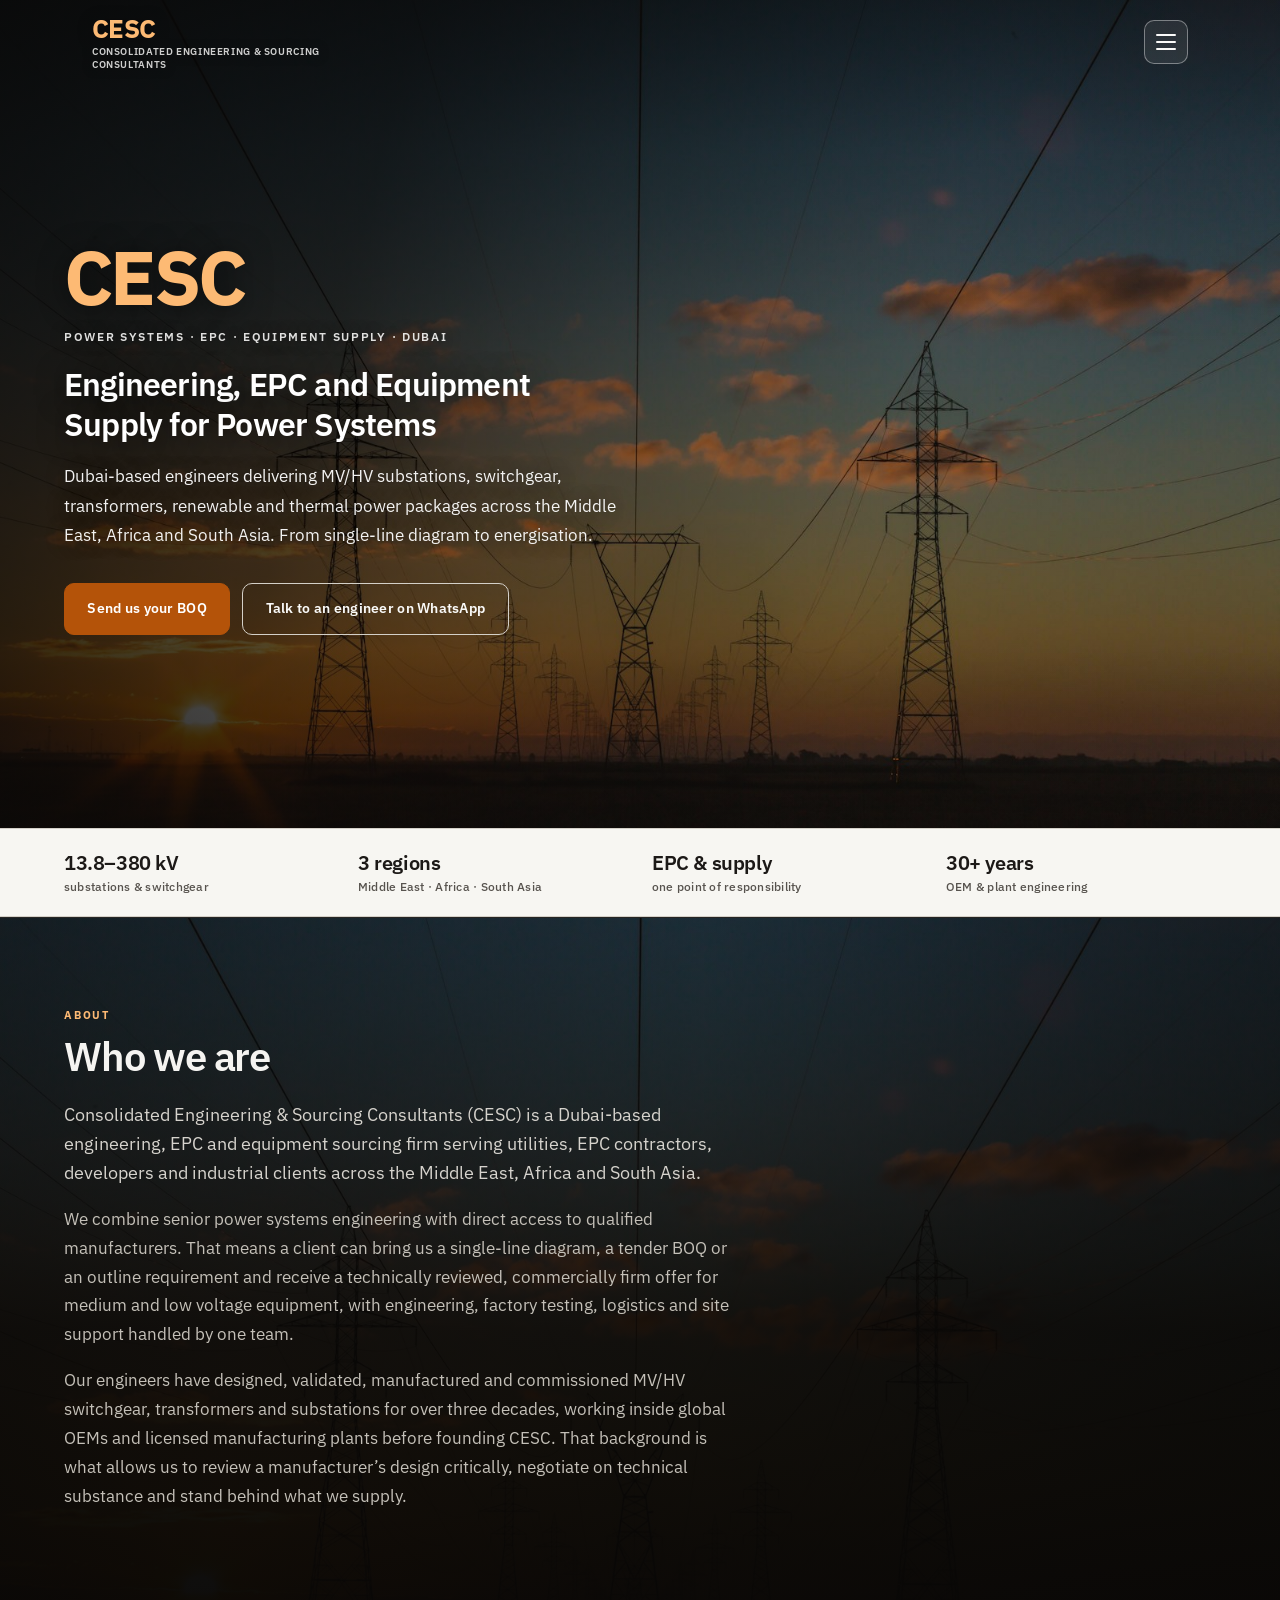
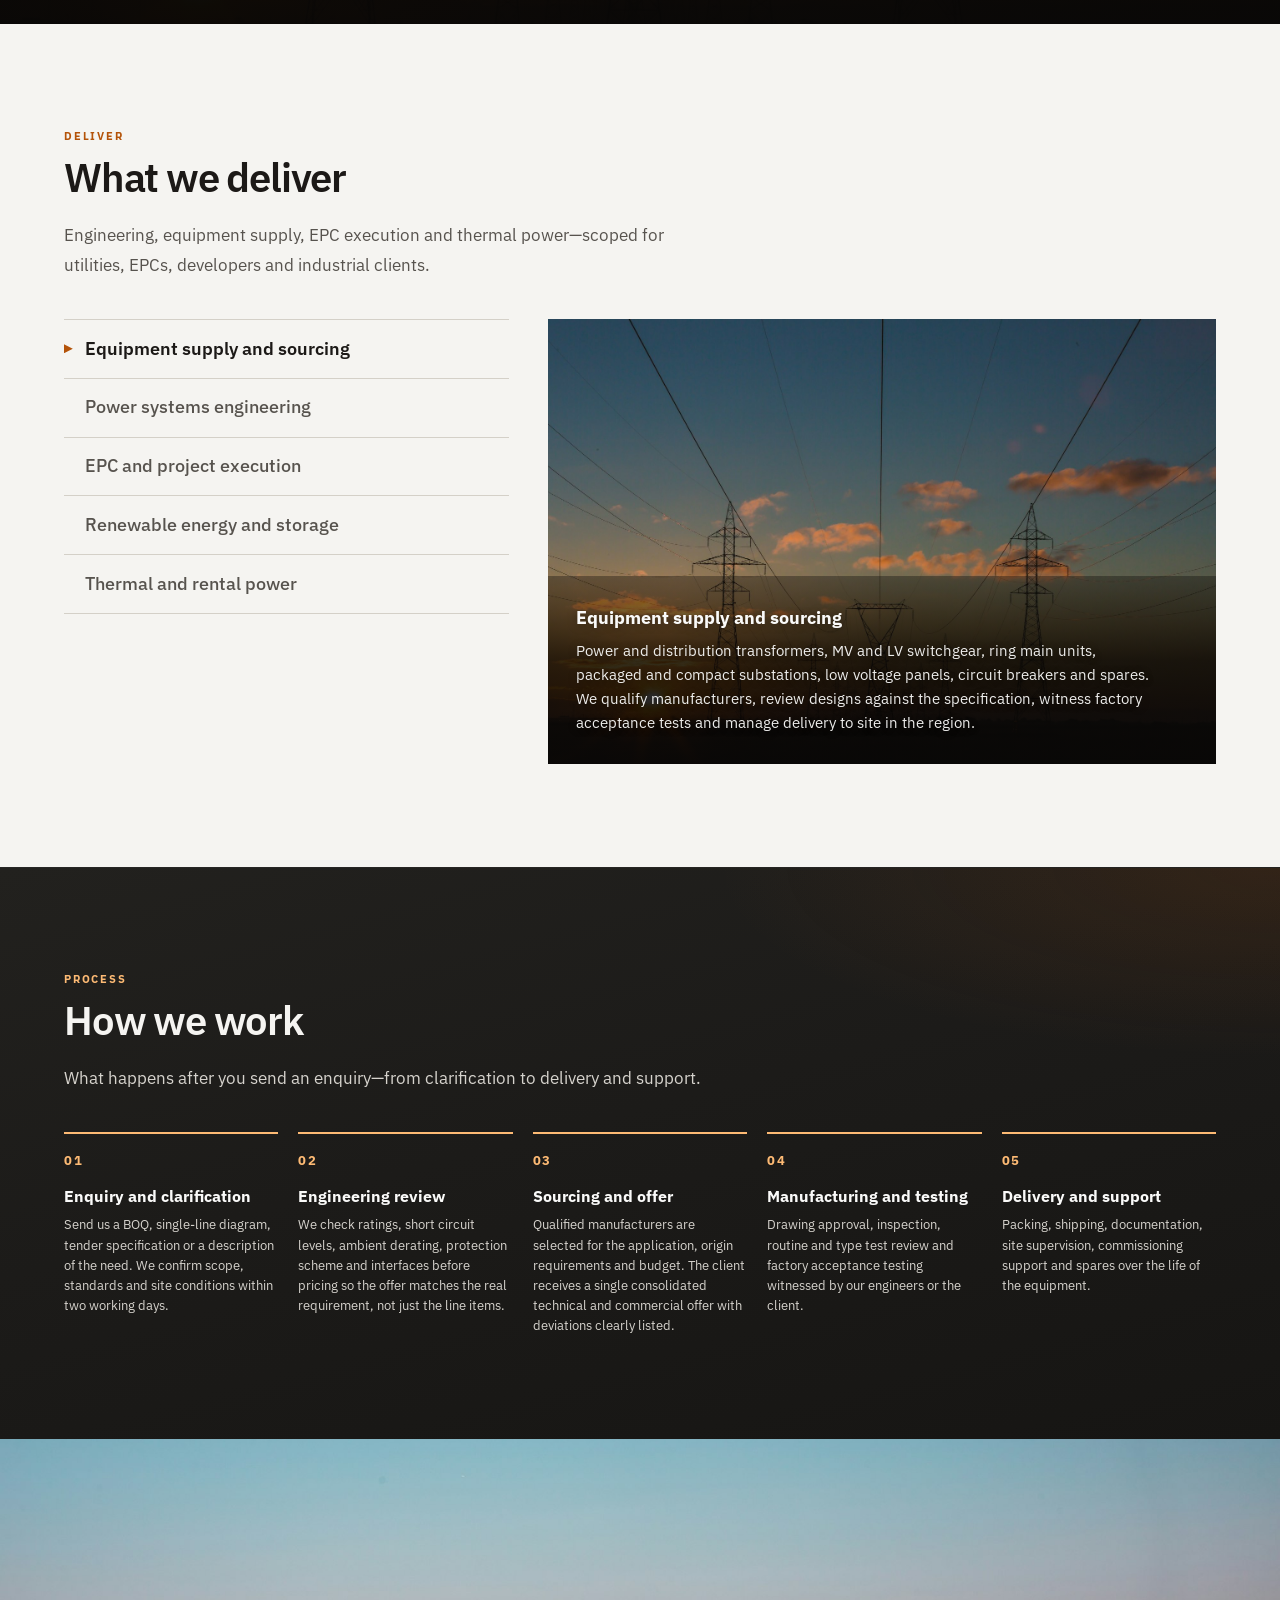
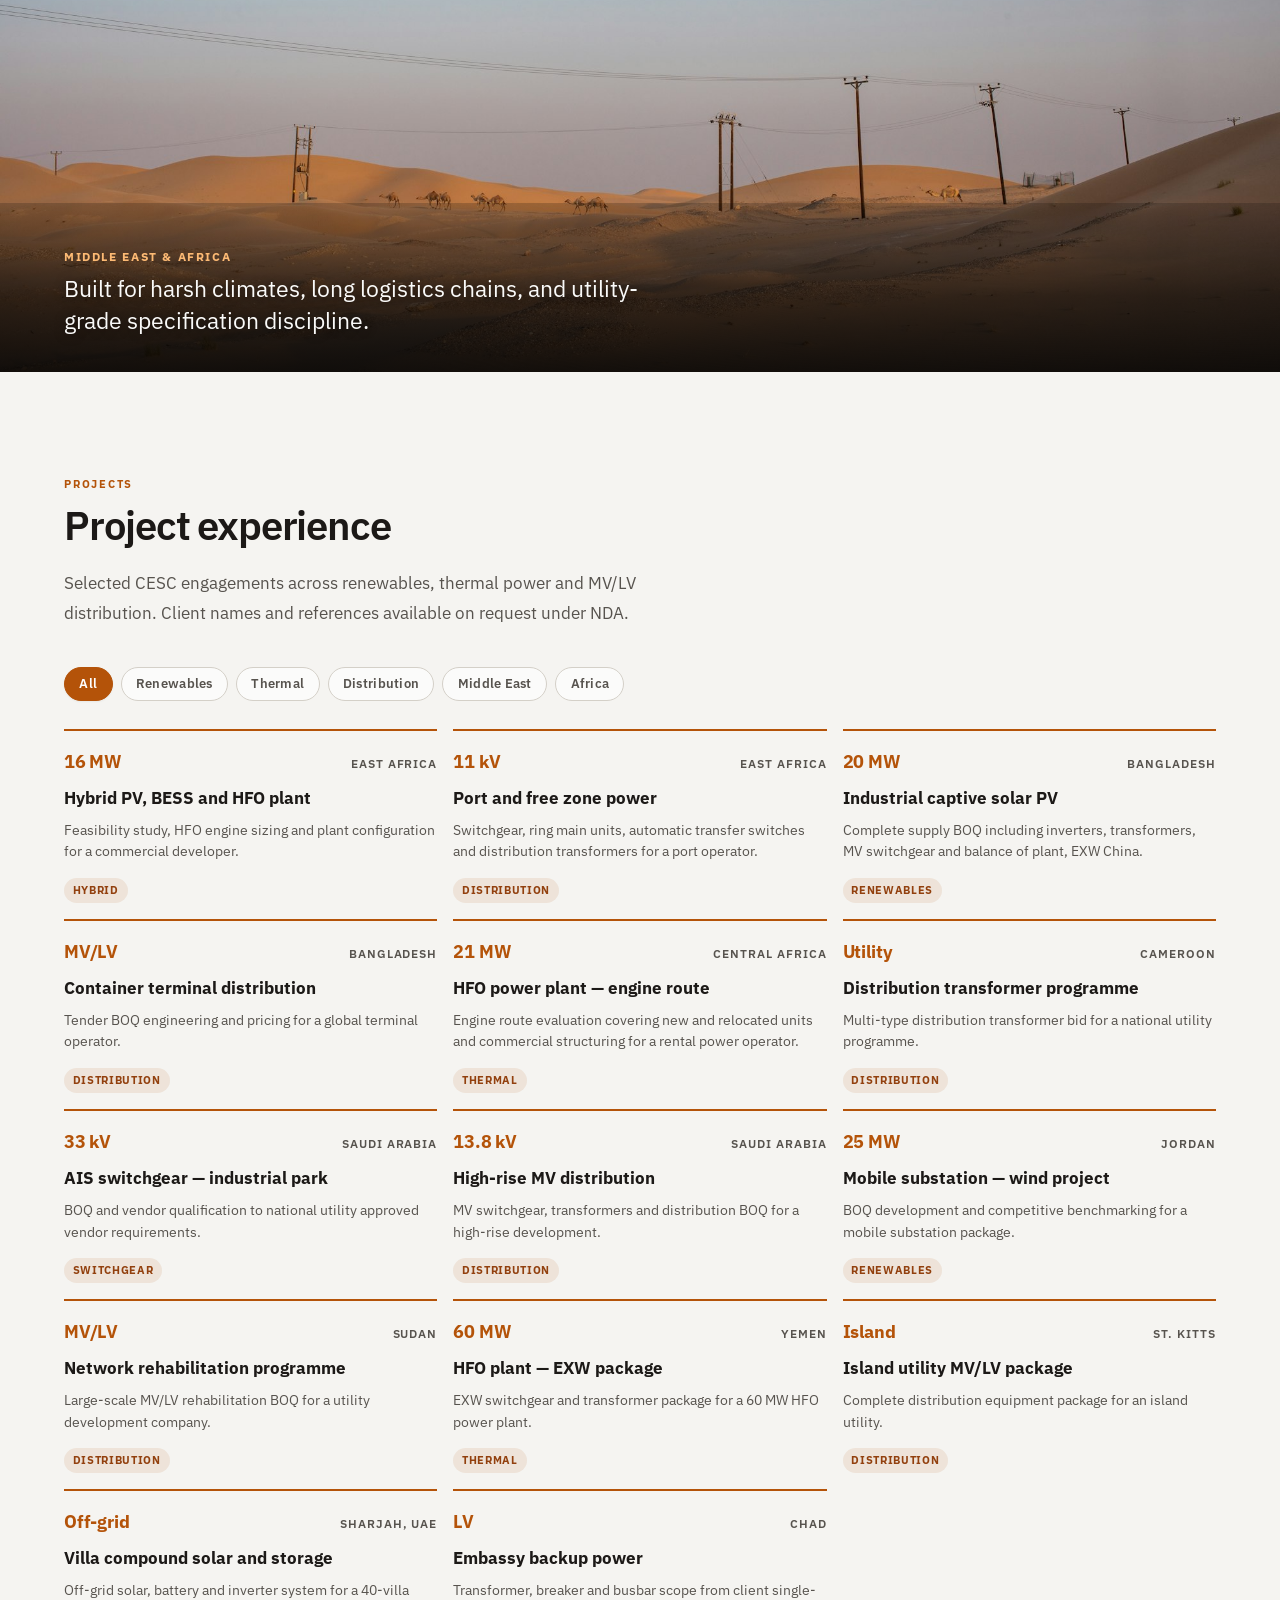
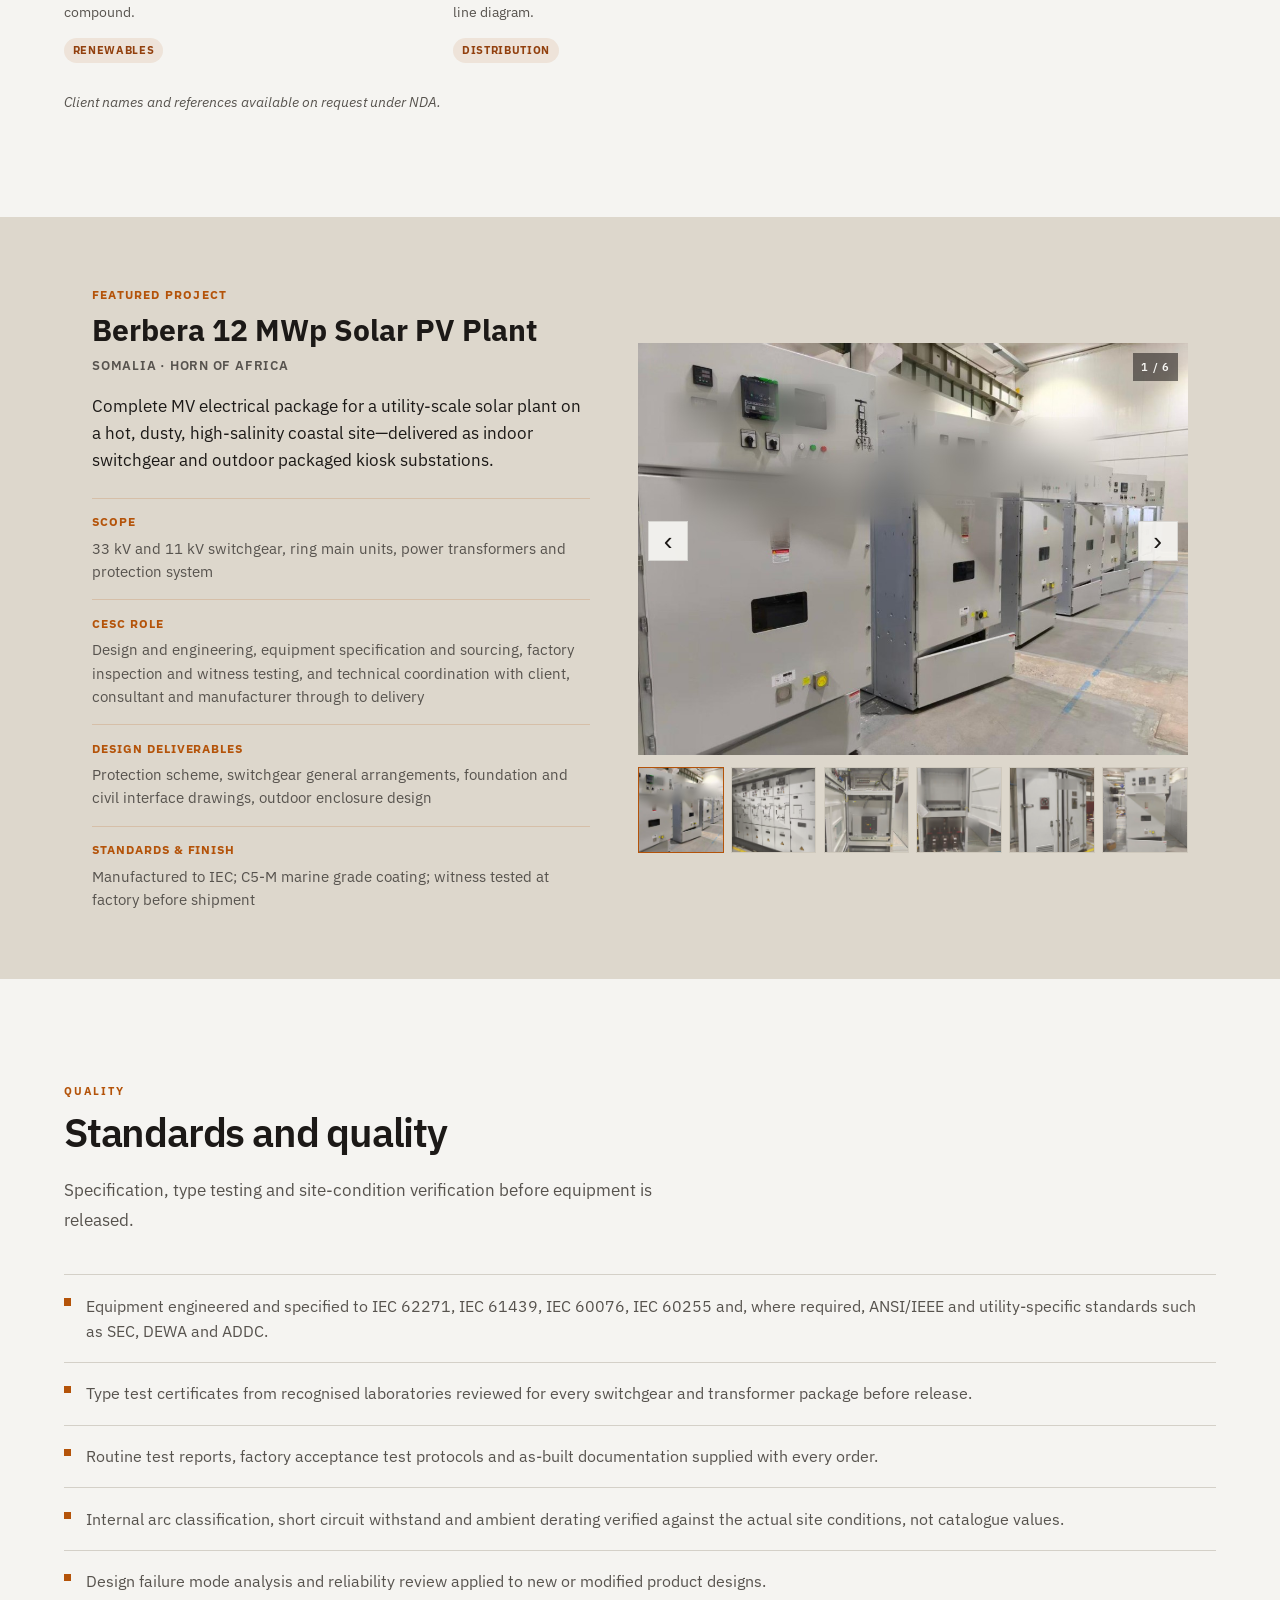
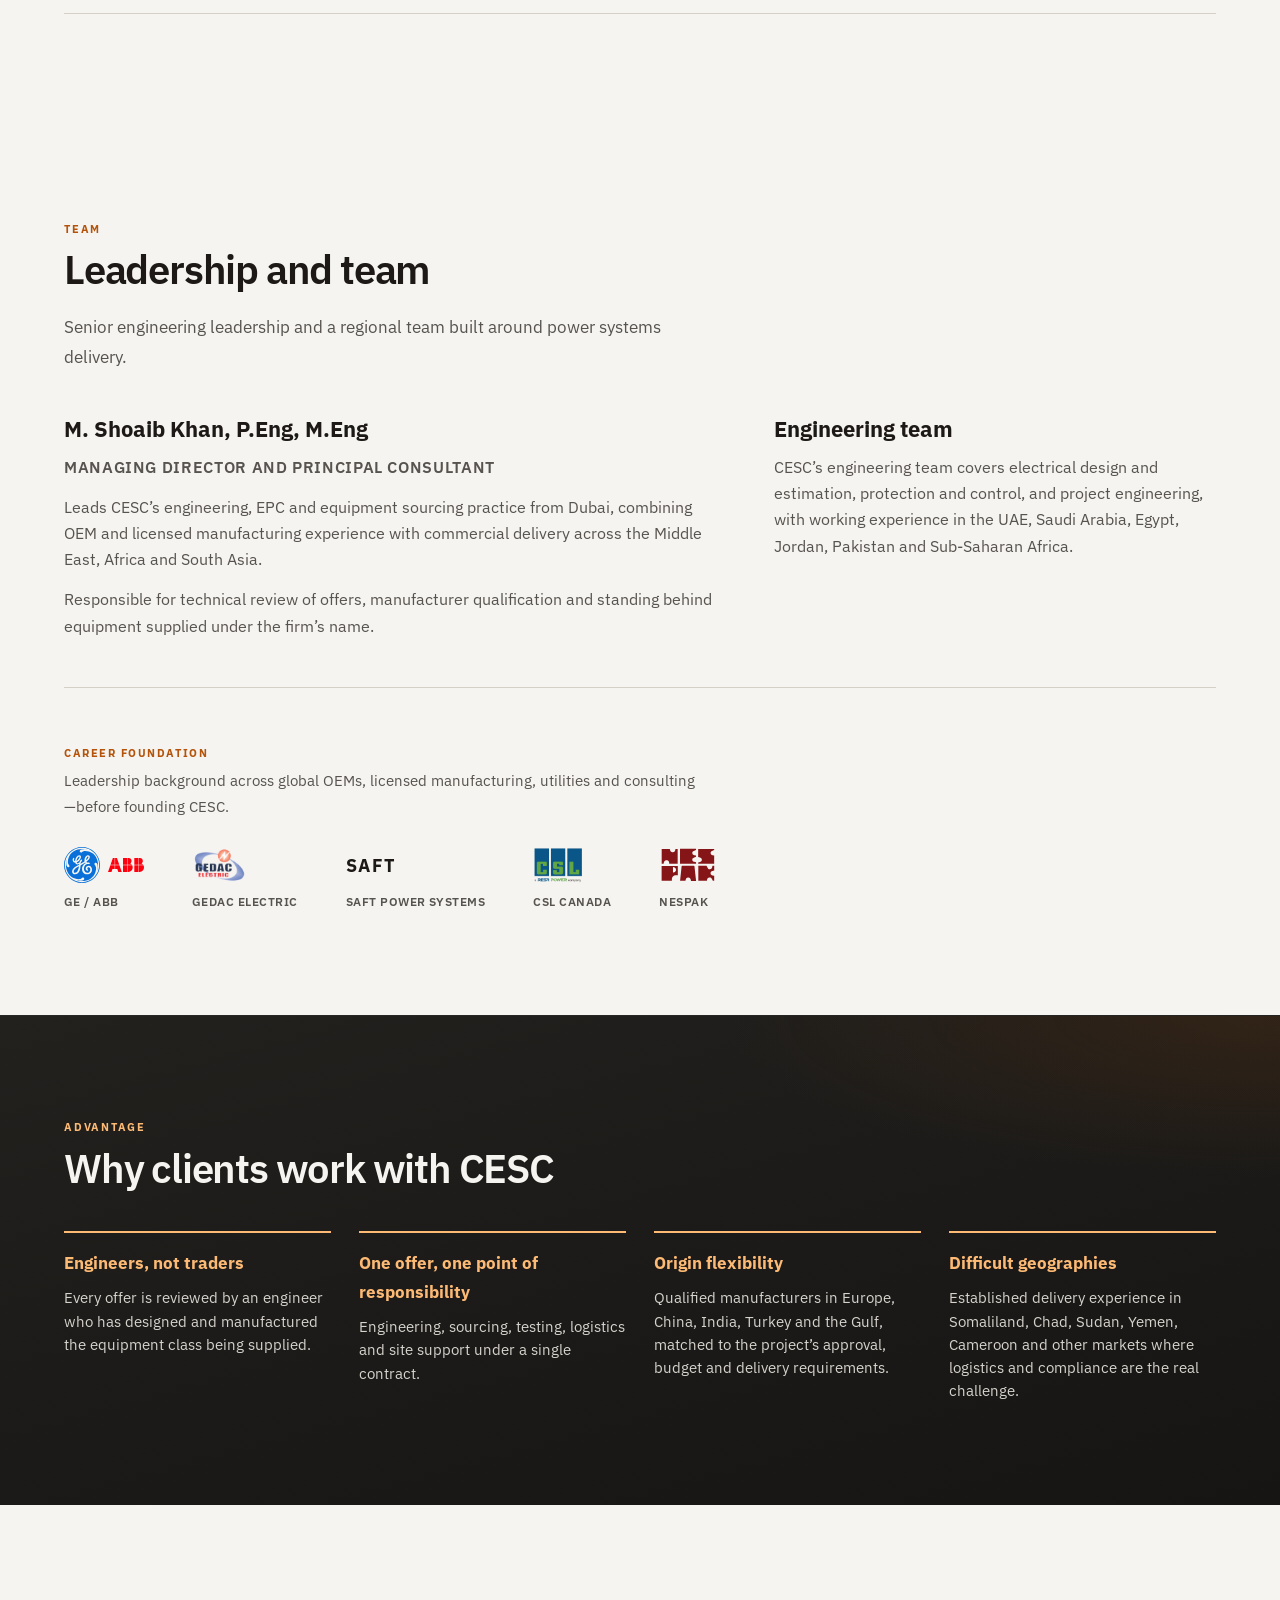
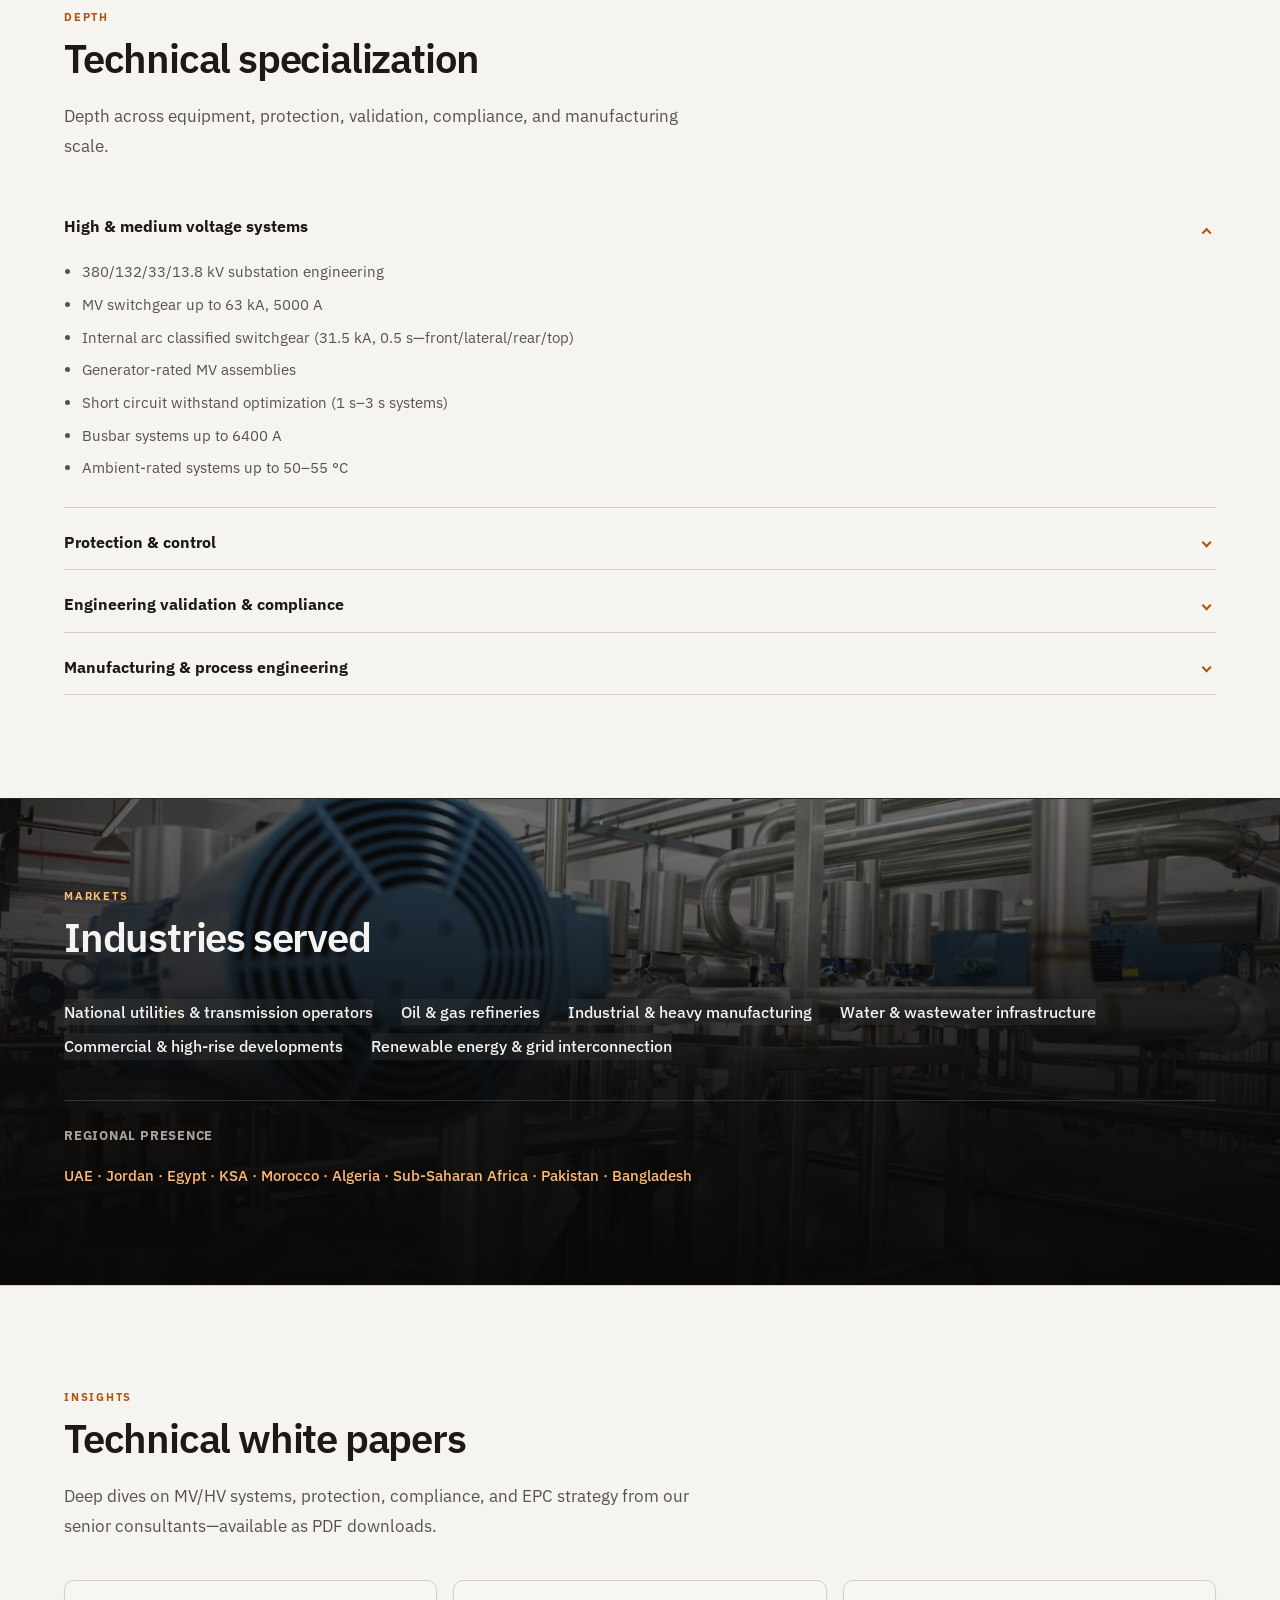
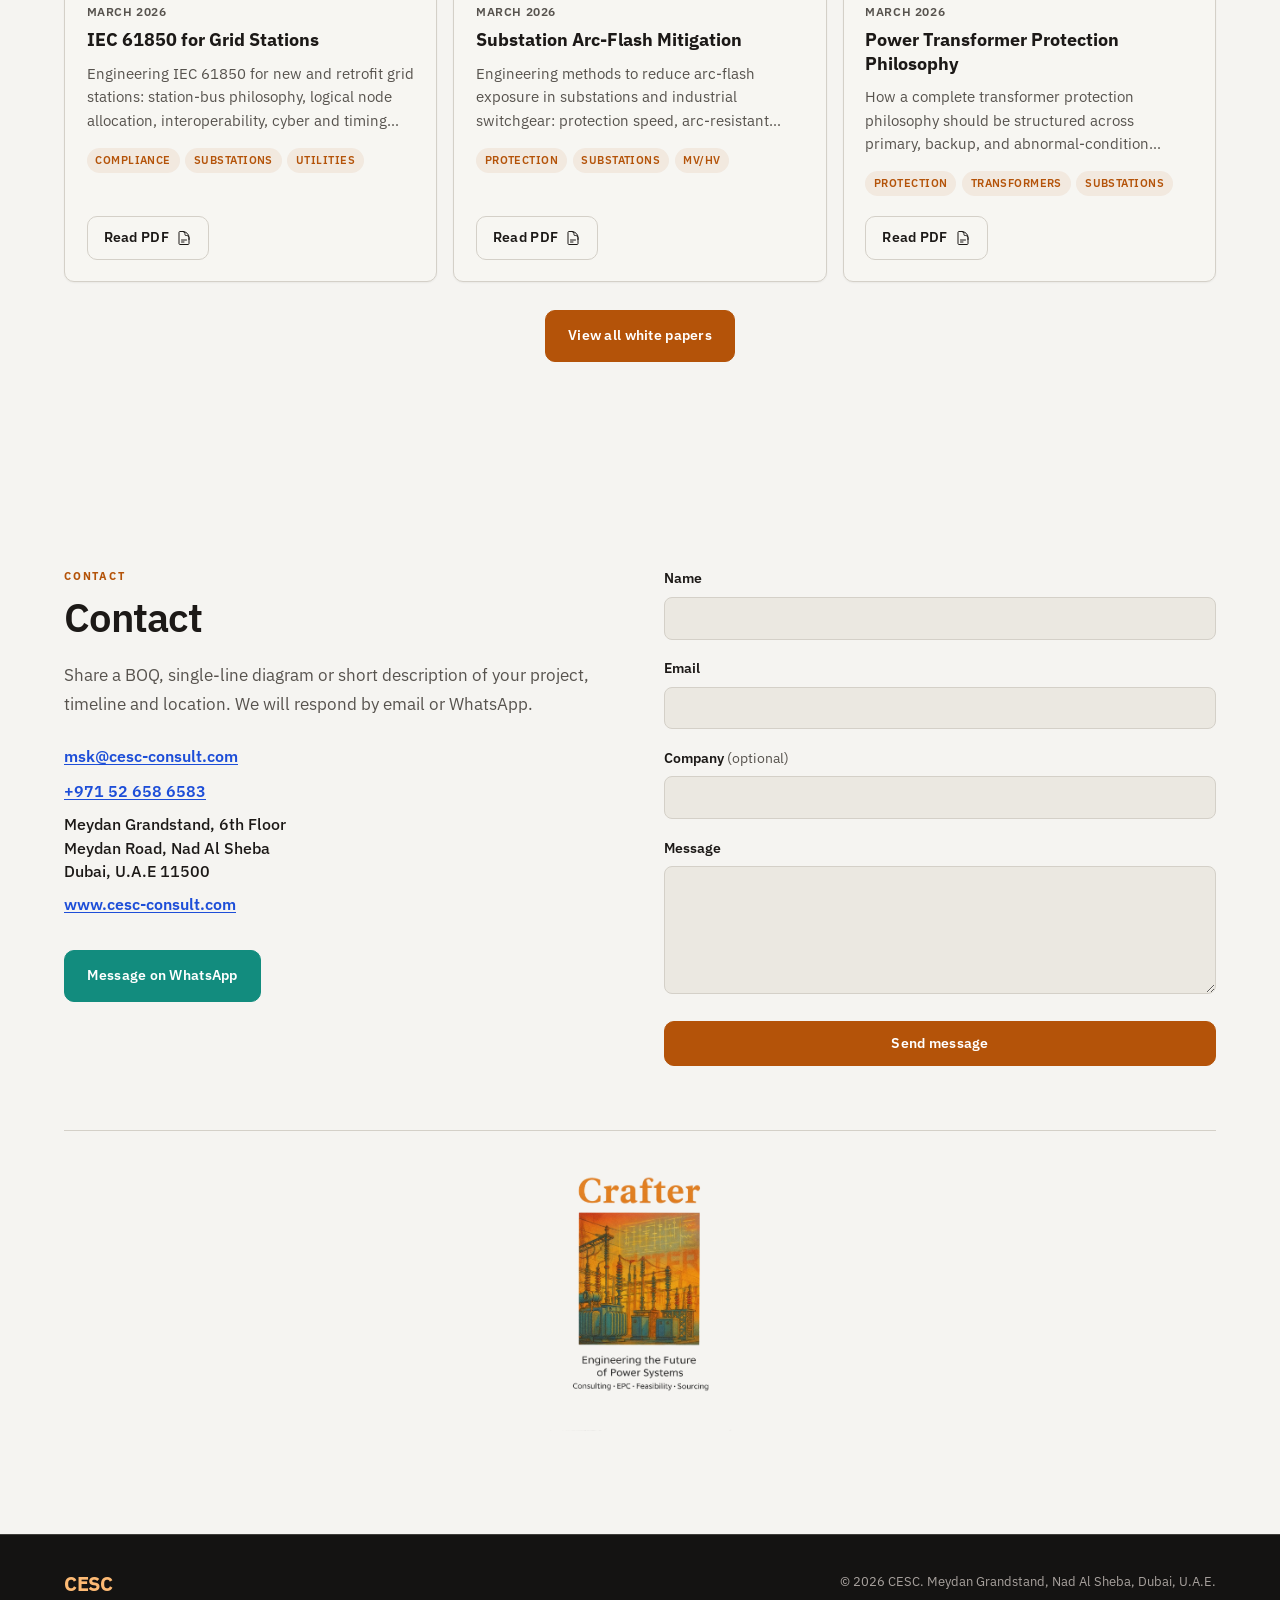
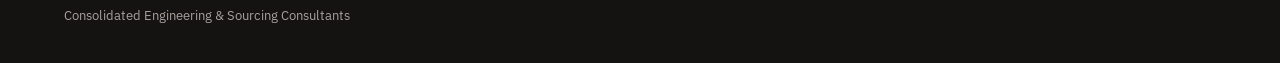
<file: index.html>
<!DOCTYPE html>
<html lang="en">
<head>
  <meta charset="utf-8">
  <meta name="viewport" content="width=device-width, initial-scale=1">
  <title>Consolidated Engineering &amp; Sourcing Consultants (CESC) | Power Systems Engineering, EPC and Equipment Supply – Dubai</title>
  <meta name="description" content="CESC is a Dubai-based power systems engineering, EPC and equipment sourcing firm. MV/HV substations, switchgear, transformers, solar PV and BESS, and HFO power plants across the Middle East, Africa and South Asia.">
  <link rel="preconnect" href="https://fonts.googleapis.com">
  <link rel="preconnect" href="https://fonts.gstatic.com" crossorigin>
  <link href="https://fonts.googleapis.com/css2?family=IBM+Plex+Sans:ital,wght@0,400;0,500;0,600;0,700;1,400&display=swap" rel="stylesheet">
  <link rel="stylesheet" href="styles.css?v=carousel3">
</head>
<body class="has-video-hero">
  <a class="skip-link" href="#main">Skip to content</a>

  <div class="site-top" id="top">
    <div class="site-top-inner">
      <header class="site-header">
        <div class="header-inner">
          <a class="brand" href="#top" aria-label="Home">
            <span class="brand-mark">CESC</span>
            <span class="brand-sub">Consolidated Engineering &amp; Sourcing Consultants</span>
          </a>
          <button type="button" class="nav-toggle" aria-expanded="false" aria-controls="site-nav" aria-label="Open menu">
            <span class="nav-toggle-bar" aria-hidden="true"></span>
            <span class="nav-toggle-bar" aria-hidden="true"></span>
            <span class="nav-toggle-bar" aria-hidden="true"></span>
          </button>
        </div>
      </header>
      <!-- Sibling of sticky header (not inside it): fixed overlay uses the viewport on iOS/WebKit. -->
      <nav class="site-nav" id="site-nav" aria-label="Primary">
        <div class="site-nav__backdrop" aria-hidden="true"></div>
        <div class="site-nav__panel">
          <ul>
            <li><a href="#about">About</a></li>
            <li><a href="#services">What we deliver</a></li>
            <li><a href="#process">How we work</a></li>
            <li><a href="#projects">Projects</a></li>
            <li><a href="#standards">Standards</a></li>
            <li><a href="#leadership">Leadership</a></li>
            <li><a href="#why">Why CESC</a></li>
            <li><a href="whitepapers.html">White papers</a></li>
            <li><a href="#contact" class="nav-cta">Contact</a></li>
          </ul>
        </div>
      </nav>
    </div>
  </div>

  <main id="main">
    <section class="hero hero--video" aria-labelledby="hero-heading">
      <div class="hero-video" aria-hidden="true">
        <video class="hero-video__media" autoplay muted loop playsinline poster="assets/photos/hero-substation.jpg" preload="metadata">
          <source src="assets/video/hero-grid.mp4" type="video/mp4">
        </video>
      </div>
      <div class="hero-video__scrim" aria-hidden="true"></div>
      <div class="hero-split hero-split--solo">
        <div class="hero-content">
          <p class="hero-brand" aria-hidden="true">CESC</p>
          <p class="hero-eyebrow">Power Systems &middot; EPC &middot; Equipment Supply &middot; Dubai</p>
          <h1 id="hero-heading" class="hero-title">Engineering, EPC and Equipment Supply for Power Systems</h1>
          <p class="hero-lead">Dubai-based engineers delivering MV/HV substations, switchgear, transformers, renewable and thermal power packages across the Middle East, Africa and South Asia. From single-line diagram to energisation.</p>
          <div class="hero-actions">
            <a class="btn btn-primary" href="#contact">Send us your BOQ</a>
            <a class="btn btn-ghost btn-ghost--on-video" href="https://wa.me/971526586583?text=Hello%2C%20I%27d%20like%20to%20inquire%20about%20CESC%20services." target="_blank" rel="noopener noreferrer">Talk to an engineer on WhatsApp</a>
          </div>
        </div>
      </div>
    </section>

    <section class="proof-strip" aria-label="Capability highlights">
      <div class="container proof-strip__inner">
        <p><strong>13.8–380&nbsp;kV</strong> <span>substations &amp; switchgear</span></p>
        <p><strong>3 regions</strong> <span>Middle East · Africa · South Asia</span></p>
        <p><strong>EPC &amp; supply</strong> <span>one point of responsibility</span></p>
        <p><strong>30+ years</strong> <span>OEM &amp; plant engineering</span></p>
      </div>
    </section>

    <section class="about-cinema section--dark" id="about" aria-labelledby="about-heading">
      <div class="about-cinema__media" aria-hidden="true">
        <img src="assets/photos/hero-substation.jpg" width="1600" height="1067" alt="" decoding="async" fetchpriority="low">
      </div>
      <div class="about-cinema__veil" aria-hidden="true"></div>
      <div class="about-cinema__content">
        <div class="container">
          <div class="section-heading about-cinema__heading">
            <span class="section-kicker">About</span>
            <h2 id="about-heading">Who we are</h2>
          </div>
          <p class="lead">Consolidated Engineering &amp; Sourcing Consultants (CESC) is a Dubai-based engineering, EPC and equipment sourcing firm serving utilities, EPC contractors, developers and industrial clients across the Middle East, Africa and South Asia.</p>
          <p>We combine senior power systems engineering with direct access to qualified manufacturers. That means a client can bring us a single-line diagram, a tender BOQ or an outline requirement and receive a technically reviewed, commercially firm offer for medium and low voltage equipment, with engineering, factory testing, logistics and site support handled by one team.</p>
          <p>Our engineers have designed, validated, manufactured and commissioned MV/HV switchgear, transformers and substations for over three decades, working inside global OEMs and licensed manufacturing plants before founding CESC. That background is what allows us to review a manufacturer&rsquo;s design critically, negotiate on technical substance and stand behind what we supply.</p>
        </div>
      </div>
    </section>

    <section class="section section--light section-services" id="services" aria-labelledby="services-heading">
      <div class="container">
        <div class="section-head">
          <div class="section-heading">
            <span class="section-kicker">Deliver</span>
            <h2 id="services-heading">What we deliver</h2>
          </div>
          <p class="section-intro">Engineering, equipment supply, EPC execution and thermal power&mdash;scoped for utilities, EPCs, developers and industrial clients.</p>
        </div>
        <div class="deliver-explorer" data-deliver-explorer>
          <article class="deliver-item is-open">
            <h3 class="deliver-item__heading">
              <button type="button" class="deliver-item__trigger" aria-expanded="true" id="deliver-trigger-0" aria-controls="deliver-panel-0">
                <span class="deliver-item__label">Equipment supply and sourcing</span>
                <span class="deliver-item__icon" aria-hidden="true"></span>
              </button>
            </h3>
            <div class="deliver-item__panel" id="deliver-panel-0" role="region" aria-labelledby="deliver-trigger-0">
              <div class="deliver-item__media">
                <img src="assets/photos/hero-substation.jpg" width="1600" height="1067" alt="High-voltage transmission infrastructure representing utility equipment supply" decoding="async">
              </div>
              <div class="deliver-item__copy">
                <p class="deliver-item__title">Equipment supply and sourcing</p>
                <p class="deliver-item__body">Power and distribution transformers, MV and LV switchgear, ring main units, packaged and compact substations, low voltage panels, circuit breakers and spares. We qualify manufacturers, review designs against the specification, witness factory acceptance tests and manage delivery to site in the region.</p>
              </div>
            </div>
          </article>
          <article class="deliver-item">
            <h3 class="deliver-item__heading">
              <button type="button" class="deliver-item__trigger" aria-expanded="false" id="deliver-trigger-1" aria-controls="deliver-panel-1">
                <span class="deliver-item__label">Power systems engineering</span>
                <span class="deliver-item__icon" aria-hidden="true"></span>
              </button>
            </h3>
            <div class="deliver-item__panel" id="deliver-panel-1" role="region" aria-labelledby="deliver-trigger-1" hidden>
              <div class="deliver-item__media">
                <img src="assets/photos/engineer-switchgear.jpg" width="1600" height="1067" alt="Engineering review of technical drawings and power system documentation" decoding="async" loading="lazy">
              </div>
              <div class="deliver-item__copy">
                <p class="deliver-item__title">Power systems engineering</p>
                <p class="deliver-item__body">Substation design from 13.8&nbsp;kV to 380&nbsp;kV, switchgear specification, system studies, protection philosophy and relay coordination, earthing and short circuit studies, and engineering review of vendor documents.</p>
              </div>
            </div>
          </article>
          <article class="deliver-item">
            <h3 class="deliver-item__heading">
              <button type="button" class="deliver-item__trigger" aria-expanded="false" id="deliver-trigger-2" aria-controls="deliver-panel-2">
                <span class="deliver-item__label">EPC and project execution</span>
                <span class="deliver-item__icon" aria-hidden="true"></span>
              </button>
            </h3>
            <div class="deliver-item__panel" id="deliver-panel-2" role="region" aria-labelledby="deliver-trigger-2" hidden>
              <div class="deliver-item__media">
                <img src="assets/photos/industrial-plant.jpg" width="1600" height="1067" alt="Industrial power plant and project execution environment" decoding="async" loading="lazy">
              </div>
              <div class="deliver-item__copy">
                <p class="deliver-item__title">EPC and project execution</p>
                <p class="deliver-item__body">Bid preparation, engineering procurement and construction strategy, subcontractor management, testing and commissioning supervision and energisation support for substations, distribution networks and power plants.</p>
              </div>
            </div>
          </article>
          <article class="deliver-item">
            <h3 class="deliver-item__heading">
              <button type="button" class="deliver-item__trigger" aria-expanded="false" id="deliver-trigger-3" aria-controls="deliver-panel-3">
                <span class="deliver-item__label">Renewable energy and storage</span>
                <span class="deliver-item__icon" aria-hidden="true"></span>
              </button>
            </h3>
            <div class="deliver-item__panel" id="deliver-panel-3" role="region" aria-labelledby="deliver-trigger-3" hidden>
              <div class="deliver-item__media">
                <img src="assets/photos/solar-desert.jpg" width="2000" height="1499" alt="Utility-scale solar photovoltaic array" decoding="async" loading="lazy">
              </div>
              <div class="deliver-item__copy">
                <p class="deliver-item__title">Renewable energy and storage</p>
                <p class="deliver-item__body">Solar PV plants, battery energy storage systems and hybrid PV, storage and thermal plants. Scope covers MV collection systems, inverter and transformer stations, grid connection, BESS integration and EXW or delivered packages.</p>
              </div>
            </div>
          </article>
          <article class="deliver-item">
            <h3 class="deliver-item__heading">
              <button type="button" class="deliver-item__trigger" aria-expanded="false" id="deliver-trigger-4" aria-controls="deliver-panel-4">
                <span class="deliver-item__label">Thermal and rental power</span>
                <span class="deliver-item__icon" aria-hidden="true"></span>
              </button>
            </h3>
            <div class="deliver-item__panel" id="deliver-panel-4" role="region" aria-labelledby="deliver-trigger-4" hidden>
              <div class="deliver-item__media">
                <img src="assets/photos/services-banner.jpg" width="1600" height="1065" alt="Power generation and thermal energy infrastructure" decoding="async" loading="lazy">
              </div>
              <div class="deliver-item__copy">
                <p class="deliver-item__title">Thermal and rental power</p>
                <p class="deliver-item__body">Feasibility, engine selection and sourcing of new and used HFO, diesel and dual-fuel generating sets from single units to multi-unit plants in the tens of megawatts, including containerised rental power.</p>
              </div>
            </div>
          </article>
        </div>
      </div>
    </section>

    <section class="section section--dark section-process" id="process" aria-labelledby="process-heading">
      <div class="container">
        <div class="section-head">
          <div class="section-heading">
            <span class="section-kicker">Process</span>
            <h2 id="process-heading">How we work</h2>
          </div>
          <p class="section-intro">What happens after you send an enquiry&mdash;from clarification to delivery and support.</p>
        </div>
        <ol class="process-steps">
          <li class="process-step">
            <span class="process-step__num" aria-hidden="true">01</span>
            <h3>Enquiry and clarification</h3>
            <p>Send us a BOQ, single-line diagram, tender specification or a description of the need. We confirm scope, standards and site conditions within two working days.</p>
          </li>
          <li class="process-step">
            <span class="process-step__num" aria-hidden="true">02</span>
            <h3>Engineering review</h3>
            <p>We check ratings, short circuit levels, ambient derating, protection scheme and interfaces before pricing so the offer matches the real requirement, not just the line items.</p>
          </li>
          <li class="process-step">
            <span class="process-step__num" aria-hidden="true">03</span>
            <h3>Sourcing and offer</h3>
            <p>Qualified manufacturers are selected for the application, origin requirements and budget. The client receives a single consolidated technical and commercial offer with deviations clearly listed.</p>
          </li>
          <li class="process-step">
            <span class="process-step__num" aria-hidden="true">04</span>
            <h3>Manufacturing and testing</h3>
            <p>Drawing approval, inspection, routine and type test review and factory acceptance testing witnessed by our engineers or the client.</p>
          </li>
          <li class="process-step">
            <span class="process-step__num" aria-hidden="true">05</span>
            <h3>Delivery and support</h3>
            <p>Packing, shipping, documentation, site supervision, commissioning support and spares over the life of the equipment.</p>
          </li>
        </ol>
      </div>
    </section>

    <figure class="field-break field-break--region" aria-label="Regional transmission corridors">
      <img src="assets/photos/region-uae-desert-lines.jpg" width="2000" height="1333" alt="Power lines crossing desert landscape in the UAE, reflecting CESC’s Middle East and Africa delivery context" decoding="async" loading="lazy">
      <figcaption class="field-break__caption">
        <div class="container field-break__caption-inner">
          <span class="field-break__kicker">Middle East &amp; Africa</span>
          <span class="field-break__line">Built for harsh climates, long logistics chains, and utility-grade specification discipline.</span>
        </div>
      </figcaption>
    </figure>

    <section class="section section--light section-projects" id="projects" aria-labelledby="projects-heading">
      <div class="container">
        <header class="section-head">
          <div class="section-heading">
            <span class="section-kicker">Projects</span>
            <h2 id="projects-heading">Project experience</h2>
          </div>
          <p class="section-intro">Selected CESC engagements across renewables, thermal power and MV/LV distribution. Client names and references available on request under NDA.</p>
        </header>

        <div class="project-toolbar" role="group" aria-label="Filter projects by type">
          <button type="button" class="project-filter is-active" data-filter="all" aria-pressed="true">All</button>
          <button type="button" class="project-filter" data-filter="renewables" aria-pressed="false">Renewables</button>
          <button type="button" class="project-filter" data-filter="thermal" aria-pressed="false">Thermal</button>
          <button type="button" class="project-filter" data-filter="distribution" aria-pressed="false">Distribution</button>
          <button type="button" class="project-filter" data-filter="middle-east" aria-pressed="false">Middle East</button>
          <button type="button" class="project-filter" data-filter="africa" aria-pressed="false">Africa</button>
        </div>
        <ul class="project-grid" id="project-grid">
          <li class="project-card" data-tags="renewables thermal africa">
            <div class="project-card__meta">
              <span class="project-card__metric">16 MW</span>
              <span class="project-card__place">East Africa</span>
            </div>
            <h3 class="project-card__title">Hybrid PV, BESS and HFO plant</h3>
            <p class="project-card__body">Feasibility study, HFO engine sizing and plant configuration for a commercial developer.</p>
            <span class="project-card__tag">Hybrid</span>
          </li>
          <li class="project-card" data-tags="distribution africa">
            <div class="project-card__meta">
              <span class="project-card__metric">11 kV</span>
              <span class="project-card__place">East Africa</span>
            </div>
            <h3 class="project-card__title">Port and free zone power</h3>
            <p class="project-card__body">Switchgear, ring main units, automatic transfer switches and distribution transformers for a port operator.</p>
            <span class="project-card__tag">Distribution</span>
          </li>
          <li class="project-card" data-tags="renewables">
            <div class="project-card__meta">
              <span class="project-card__metric">20 MW</span>
              <span class="project-card__place">Bangladesh</span>
            </div>
            <h3 class="project-card__title">Industrial captive solar PV</h3>
            <p class="project-card__body">Complete supply BOQ including inverters, transformers, MV switchgear and balance of plant, EXW China.</p>
            <span class="project-card__tag">Renewables</span>
          </li>
          <li class="project-card" data-tags="distribution">
            <div class="project-card__meta">
              <span class="project-card__metric">MV/LV</span>
              <span class="project-card__place">Bangladesh</span>
            </div>
            <h3 class="project-card__title">Container terminal distribution</h3>
            <p class="project-card__body">Tender BOQ engineering and pricing for a global terminal operator.</p>
            <span class="project-card__tag">Distribution</span>
          </li>
          <li class="project-card" data-tags="thermal africa">
            <div class="project-card__meta">
              <span class="project-card__metric">21 MW</span>
              <span class="project-card__place">Central Africa</span>
            </div>
            <h3 class="project-card__title">HFO power plant — engine route</h3>
            <p class="project-card__body">Engine route evaluation covering new and relocated units and commercial structuring for a rental power operator.</p>
            <span class="project-card__tag">Thermal</span>
          </li>
          <li class="project-card" data-tags="distribution africa">
            <div class="project-card__meta">
              <span class="project-card__metric">Utility</span>
              <span class="project-card__place">Cameroon</span>
            </div>
            <h3 class="project-card__title">Distribution transformer programme</h3>
            <p class="project-card__body">Multi-type distribution transformer bid for a national utility programme.</p>
            <span class="project-card__tag">Distribution</span>
          </li>
          <li class="project-card" data-tags="distribution middle-east">
            <div class="project-card__meta">
              <span class="project-card__metric">33 kV</span>
              <span class="project-card__place">Saudi Arabia</span>
            </div>
            <h3 class="project-card__title">AIS switchgear — industrial park</h3>
            <p class="project-card__body">BOQ and vendor qualification to national utility approved vendor requirements.</p>
            <span class="project-card__tag">Switchgear</span>
          </li>
          <li class="project-card" data-tags="distribution middle-east">
            <div class="project-card__meta">
              <span class="project-card__metric">13.8 kV</span>
              <span class="project-card__place">Saudi Arabia</span>
            </div>
            <h3 class="project-card__title">High-rise MV distribution</h3>
            <p class="project-card__body">MV switchgear, transformers and distribution BOQ for a high-rise development.</p>
            <span class="project-card__tag">Distribution</span>
          </li>
          <li class="project-card" data-tags="renewables middle-east">
            <div class="project-card__meta">
              <span class="project-card__metric">25 MW</span>
              <span class="project-card__place">Jordan</span>
            </div>
            <h3 class="project-card__title">Mobile substation — wind project</h3>
            <p class="project-card__body">BOQ development and competitive benchmarking for a mobile substation package.</p>
            <span class="project-card__tag">Renewables</span>
          </li>
          <li class="project-card" data-tags="distribution africa">
            <div class="project-card__meta">
              <span class="project-card__metric">MV/LV</span>
              <span class="project-card__place">Sudan</span>
            </div>
            <h3 class="project-card__title">Network rehabilitation programme</h3>
            <p class="project-card__body">Large-scale MV/LV rehabilitation BOQ for a utility development company.</p>
            <span class="project-card__tag">Distribution</span>
          </li>
          <li class="project-card" data-tags="thermal middle-east">
            <div class="project-card__meta">
              <span class="project-card__metric">60 MW</span>
              <span class="project-card__place">Yemen</span>
            </div>
            <h3 class="project-card__title">HFO plant — EXW package</h3>
            <p class="project-card__body">EXW switchgear and transformer package for a 60&nbsp;MW HFO power plant.</p>
            <span class="project-card__tag">Thermal</span>
          </li>
          <li class="project-card" data-tags="distribution">
            <div class="project-card__meta">
              <span class="project-card__metric">Island</span>
              <span class="project-card__place">St. Kitts</span>
            </div>
            <h3 class="project-card__title">Island utility MV/LV package</h3>
            <p class="project-card__body">Complete distribution equipment package for an island utility.</p>
            <span class="project-card__tag">Distribution</span>
          </li>
          <li class="project-card" data-tags="renewables middle-east">
            <div class="project-card__meta">
              <span class="project-card__metric">Off-grid</span>
              <span class="project-card__place">Sharjah, UAE</span>
            </div>
            <h3 class="project-card__title">Villa compound solar and storage</h3>
            <p class="project-card__body">Off-grid solar, battery and inverter system for a 40-villa compound.</p>
            <span class="project-card__tag">Renewables</span>
          </li>
          <li class="project-card" data-tags="distribution africa">
            <div class="project-card__meta">
              <span class="project-card__metric">LV</span>
              <span class="project-card__place">Chad</span>
            </div>
            <h3 class="project-card__title">Embassy backup power</h3>
            <p class="project-card__body">Transformer, breaker and busbar scope from client single-line diagram.</p>
            <span class="project-card__tag">Distribution</span>
          </li>
        </ul>
        <p class="projects-empty" id="projects-empty" hidden>No projects match this filter.</p>
        <p class="projects-note">Client names and references available on request under NDA.</p>
      </div>
    </section>

    <article class="case-study" id="case-berbera" aria-labelledby="case-berbera-heading">
      <div class="case-study__inner">
        <div class="case-study__layout">
          <div class="case-study__copy">
            <p class="case-study__eyebrow">Featured project</p>
            <h3 id="case-berbera-heading">Berbera 12&nbsp;MWp Solar PV Plant</h3>
            <p class="case-study__place">Somalia · Horn of Africa</p>
            <p class="case-study__lead">Complete MV electrical package for a utility-scale solar plant on a hot, dusty, high-salinity coastal site&mdash;delivered as indoor switchgear and outdoor packaged kiosk substations.</p>
            <dl class="case-study__facts">
              <div>
                <dt>Scope</dt>
                <dd>33&nbsp;kV and 11&nbsp;kV switchgear, ring main units, power transformers and protection system</dd>
              </div>
              <div>
                <dt>CESC role</dt>
                <dd>Design and engineering, equipment specification and sourcing, factory inspection and witness testing, and technical coordination with client, consultant and manufacturer through to delivery</dd>
              </div>
              <div>
                <dt>Design deliverables</dt>
                <dd>Protection scheme, switchgear general arrangements, foundation and civil interface drawings, outdoor enclosure design</dd>
              </div>
              <div>
                <dt>Standards &amp; finish</dt>
                <dd>Manufactured to IEC; C5-M marine grade coating; witness tested at factory before shipment</dd>
              </div>
            </dl>
          </div>
          <div class="case-carousel" data-case-carousel aria-roledescription="carousel" aria-label="Berbera project photographs">
            <div class="case-carousel__stage">
              <figure class="case-carousel__frame">
                <img
                  class="case-carousel__image"
                  src="assets/photos/berbera/01-switchgear-lineup.jpg?v=blur5"
                  width="1024"
                  height="767"
                  alt="MV switchgear line-up prepared for factory inspection"
                  decoding="async"
                  fetchpriority="high"
                >
              </figure>
              <button type="button" class="case-carousel__nav case-carousel__nav--prev" data-carousel-prev aria-label="Previous photograph">
                <span aria-hidden="true">‹</span>
              </button>
              <button type="button" class="case-carousel__nav case-carousel__nav--next" data-carousel-next aria-label="Next photograph">
                <span aria-hidden="true">›</span>
              </button>
              <p class="case-carousel__count" aria-live="polite"><span data-carousel-current>1</span> / <span data-carousel-total>6</span></p>
            </div>
            <div class="case-carousel__thumbs" role="tablist" aria-label="Choose photograph">
              <button type="button" class="case-carousel__thumb is-active" role="tab" aria-selected="true" aria-label="Switchgear line-up" data-carousel-index="0" data-src="assets/photos/berbera/01-switchgear-lineup.jpg?v=blur5" data-alt="MV switchgear line-up prepared for factory inspection" data-caption="Switchgear line-up" data-position="center 55%">
                <img src="assets/photos/berbera/01-switchgear-lineup.jpg?v=blur5" width="320" height="240" alt="" decoding="async" loading="lazy">
              </button>
              <button type="button" class="case-carousel__thumb" role="tab" aria-selected="false" aria-label="Switchgear in kiosk" data-carousel-index="1" data-src="assets/photos/berbera/05-switchgear-in-kiosk.jpg?v=blur11" data-alt="Indoor switchgear installed inside an outdoor packaged kiosk" data-caption="Switchgear in kiosk" data-position="center 70%">
                <img src="assets/photos/berbera/05-switchgear-in-kiosk.jpg?v=blur11" width="320" height="240" alt="" decoding="async" loading="lazy">
              </button>
              <button type="button" class="case-carousel__thumb" role="tab" aria-selected="false" aria-label="VCB and protection" data-carousel-index="2" data-src="assets/photos/berbera/02-vcb-protection.jpg?v=blur3" data-alt="Withdrawable vacuum circuit breaker and protection compartment" data-caption="VCB &amp; protection" data-position="center 55%">
                <img src="assets/photos/berbera/02-vcb-protection.jpg?v=blur3" width="240" height="320" alt="" decoding="async" loading="lazy">
              </button>
              <button type="button" class="case-carousel__thumb" role="tab" aria-selected="false" aria-label="CT and cable compartment" data-carousel-index="3" data-src="assets/photos/berbera/03-ct-cable.jpg?v=blur3" data-alt="Current transformer and cable termination compartment" data-caption="CT &amp; cable compartment" data-position="center 55%">
                <img src="assets/photos/berbera/03-ct-cable.jpg?v=blur3" width="225" height="320" alt="" decoding="async" loading="lazy">
              </button>
              <button type="button" class="case-carousel__thumb" role="tab" aria-selected="false" aria-label="Outdoor kiosk" data-carousel-index="4" data-src="assets/photos/berbera/04-outdoor-kiosk.jpg?v=blur13" data-alt="Outdoor packaged kiosk substation with marine-grade enclosure" data-caption="Outdoor kiosk" data-position="center 62%">
                <img src="assets/photos/berbera/04-outdoor-kiosk.jpg?v=blur13" width="240" height="320" alt="" decoding="async" loading="lazy">
              </button>
              <button type="button" class="case-carousel__thumb" role="tab" aria-selected="false" aria-label="Protection bay" data-carousel-index="5" data-src="assets/photos/berbera/06-protection-bay.jpg?v=blur17" data-alt="Closed protection and control bay of an MV switchgear panel" data-caption="Protection bay" data-position="center 55%">
                <img src="assets/photos/berbera/06-protection-bay.jpg?v=blur17" width="240" height="320" alt="" decoding="async" loading="lazy">
              </button>
            </div>
          </div>
        </div>
      </div>
    </article>

    <section class="section section--light section-standards" id="standards" aria-labelledby="standards-heading">
      <div class="container">
        <div class="section-head">
          <div class="section-heading">
            <span class="section-kicker">Quality</span>
            <h2 id="standards-heading">Standards and quality</h2>
          </div>
          <p class="section-intro">Specification, type testing and site-condition verification before equipment is released.</p>
        </div>
        <ul class="standards-list">
          <li>Equipment engineered and specified to IEC&nbsp;62271, IEC&nbsp;61439, IEC&nbsp;60076, IEC&nbsp;60255 and, where required, ANSI/IEEE and utility-specific standards such as SEC, DEWA and ADDC.</li>
          <li>Type test certificates from recognised laboratories reviewed for every switchgear and transformer package before release.</li>
          <li>Routine test reports, factory acceptance test protocols and as-built documentation supplied with every order.</li>
          <li>Internal arc classification, short circuit withstand and ambient derating verified against the actual site conditions, not catalogue values.</li>
          <li>Design failure mode analysis and reliability review applied to new or modified product designs.</li>
        </ul>
      </div>
    </section>

    <section class="section section--light section-leadership" id="leadership" aria-labelledby="leadership-heading">
      <div class="container">
        <div class="section-head">
          <div class="section-heading">
            <span class="section-kicker">Team</span>
            <h2 id="leadership-heading">Leadership and team</h2>
          </div>
          <p class="section-intro">Senior engineering leadership and a regional team built around power systems delivery.</p>
        </div>
        <div class="leadership-layout">
          <article class="leadership-md">
            <h3>M. Shoaib Khan, P.Eng, M.Eng</h3>
            <p class="leadership-md__role">Managing Director and Principal Consultant</p>
            <p>Leads CESC&rsquo;s engineering, EPC and equipment sourcing practice from Dubai, combining OEM and licensed manufacturing experience with commercial delivery across the Middle East, Africa and South Asia.</p>
            <p>Responsible for technical review of offers, manufacturer qualification and standing behind equipment supplied under the firm&rsquo;s name.</p>
          </article>
          <article class="leadership-team-copy">
            <h3>Engineering team</h3>
            <p>CESC&rsquo;s engineering team covers electrical design and estimation, protection and control, and project engineering, with working experience in the UAE, Saudi Arabia, Egypt, Jordan, Pakistan and Sub-Saharan Africa.</p>
          </article>
        </div>
        <div class="logo-strip-block">
          <p class="logo-strip-label">Career foundation</p>
          <p class="logo-strip-intro">Leadership background across global OEMs, licensed manufacturing, utilities and consulting&mdash;before founding CESC.</p>
          <ul class="logo-strip" aria-label="Organizations from leadership careers">
            <li>
              <div class="logo-strip__marks">
                <img src="assets/logos/ge.svg" width="72" height="72" alt="General Electric" decoding="async" loading="lazy">
                <img src="assets/logos/abb.svg" width="72" height="72" alt="ABB" decoding="async" loading="lazy">
              </div>
              <span>GE / ABB</span>
            </li>
            <li>
              <img src="assets/logos/gedac.png" width="120" height="48" alt="Gedac Electric" decoding="async" loading="lazy">
              <span>Gedac Electric</span>
            </li>
            <li>
              <span class="logo-strip__textmark" aria-hidden="true">SAFT</span>
              <span>SAFT Power Systems</span>
            </li>
            <li>
              <picture>
                <source srcset="assets/logos/csl.avif" type="image/avif">
                <img src="assets/logos/csl.png" width="120" height="48" alt="Commercial Switchgear Limited" decoding="async" loading="lazy">
              </picture>
              <span>CSL Canada</span>
            </li>
            <li>
              <img src="assets/logos/nespak.svg" width="120" height="48" alt="NESPAK" decoding="async" loading="lazy">
              <span>NESPAK</span>
            </li>
          </ul>
        </div>
      </div>
    </section>

    <section class="section section--dark section-why" id="why" aria-labelledby="why-heading">
      <div class="container">
        <div class="section-head">
          <div class="section-heading">
            <span class="section-kicker">Advantage</span>
            <h2 id="why-heading">Why clients work with CESC</h2>
          </div>
        </div>
        <ul class="why-list">
          <li>
            <h3>Engineers, not traders</h3>
            <p>Every offer is reviewed by an engineer who has designed and manufactured the equipment class being supplied.</p>
          </li>
          <li>
            <h3>One offer, one point of responsibility</h3>
            <p>Engineering, sourcing, testing, logistics and site support under a single contract.</p>
          </li>
          <li>
            <h3>Origin flexibility</h3>
            <p>Qualified manufacturers in Europe, China, India, Turkey and the Gulf, matched to the project&rsquo;s approval, budget and delivery requirements.</p>
          </li>
          <li>
            <h3>Difficult geographies</h3>
            <p>Established delivery experience in Somaliland, Chad, Sudan, Yemen, Cameroon and other markets where logistics and compliance are the real challenge.</p>
          </li>
        </ul>
      </div>
    </section>

    <section class="section section--light section-expertise" id="expertise" aria-labelledby="expertise-heading">
      <div class="container">
        <div class="section-head">
          <div class="section-heading">
            <span class="section-kicker">Depth</span>
            <h2 id="expertise-heading">Technical specialization</h2>
          </div>
          <p class="section-intro">Depth across equipment, protection, validation, compliance, and manufacturing scale.</p>
        </div>
        <div class="expertise-accordion-stack" role="region" aria-label="Technical specialization topics">
          <details class="expertise-accordion" open>
            <summary class="expertise-accordion__summary">High &amp; medium voltage systems</summary>
            <div class="expertise-accordion__body">
              <ul>
                <li>380/132/33/13.8&nbsp;kV substation engineering</li>
                <li>MV switchgear up to 63&nbsp;kA, 5000&nbsp;A</li>
                <li>Internal arc classified switchgear (31.5&nbsp;kA, 0.5&nbsp;s&mdash;front/lateral/rear/top)</li>
                <li>Generator-rated MV assemblies</li>
                <li>Short circuit withstand optimization (1&nbsp;s&ndash;3&nbsp;s systems)</li>
                <li>Busbar systems up to 6400&nbsp;A</li>
                <li>Ambient-rated systems up to 50&ndash;55&nbsp;&deg;C</li>
              </ul>
            </div>
          </details>
          <details class="expertise-accordion">
            <summary class="expertise-accordion__summary">Protection &amp; control</summary>
            <div class="expertise-accordion__body">
              <ul>
                <li>Protection philosophy development</li>
                <li>Relay coordination and interlocking architecture</li>
                <li>Striker fuse monitoring integration</li>
                <li>IEC / ANSI compliance validation</li>
                <li>Utility approval and certification strategy</li>
                <li>Testing, commissioning, and site energization supervision</li>
              </ul>
            </div>
          </details>
          <details class="expertise-accordion">
            <summary class="expertise-accordion__summary">Engineering validation &amp; compliance</summary>
            <div class="expertise-accordion__body">
              <ul>
                <li>Type testing supervision and certification review</li>
                <li>DFMEA / PFMEA implementation</li>
                <li>MTBF performance optimization</li>
                <li>Design verification and re-engineering for cost-performance balance</li>
                <li>Arc mitigation methodologies</li>
                <li>Regulatory compliance (ISO, CSA, UL, OSHA)</li>
              </ul>
            </div>
          </details>
          <details class="expertise-accordion">
            <summary class="expertise-accordion__summary">Manufacturing &amp; process engineering</summary>
            <div class="expertise-accordion__body">
              <ul>
                <li>Manufacturing facility leadership (10,000+ m<sup>2</sup> scale operations)</li>
                <li>Development engineering and new product introduction</li>
                <li>CAPEX planning and control (multi-million-dollar budgets)</li>
                <li>Production line restructuring and lead-time reduction</li>
                <li>Inventory and material flow optimization</li>
                <li>Facilities maintenance strategy</li>
              </ul>
            </div>
          </details>
        </div>
      </div>
    </section>

    <section class="section-cinema section--dark section-industries" id="industries" aria-labelledby="industries-heading">
      <div class="section-cinema__media" aria-hidden="true">
        <img src="assets/photos/industrial-plant.jpg" width="1600" height="1067" alt="" decoding="async" loading="lazy">
      </div>
      <div class="section-cinema__veil" aria-hidden="true"></div>
      <div class="section-cinema__content">
        <div class="container">
          <div class="section-head">
            <div class="section-heading">
              <span class="section-kicker">Markets</span>
              <h2 id="industries-heading">Industries served</h2>
            </div>
          </div>
          <ul class="industry-tags">
            <li>National utilities &amp; transmission operators</li>
            <li>Oil &amp; gas refineries</li>
            <li>Industrial &amp; heavy manufacturing</li>
            <li>Water &amp; wastewater infrastructure</li>
            <li>Commercial &amp; high-rise developments</li>
            <li>Renewable energy &amp; grid interconnection</li>
          </ul>
          <div class="regions">
            <h3 class="h3-quiet">Regional presence</h3>
            <p>UAE &middot; Jordan &middot; Egypt &middot; KSA &middot; Morocco &middot; Algeria &middot; Sub-Saharan Africa &middot; Pakistan &middot; Bangladesh</p>
          </div>
        </div>
      </div>
    </section>

    <section class="section section--light section-whitepapers-teaser" id="whitepapers" aria-labelledby="whitepapers-heading">
      <div class="container">
        <header class="section-head">
          <div class="section-heading">
            <span class="section-kicker">Insights</span>
            <h2 id="whitepapers-heading">Technical white papers</h2>
          </div>
          <p class="section-intro">Deep dives on MV/HV systems, protection, compliance, and EPC strategy from our senior consultants&mdash;available as PDF downloads.</p>
        </header>
        <div class="whitepapers-teaser-grid" id="featured-whitepapers" aria-labelledby="whitepapers-heading"></div>
        <p class="whitepapers-teaser-cta">
          <a class="btn btn-primary" href="whitepapers.html">View all white papers</a>
        </p>
      </div>
    </section>

    <section class="section section--light section-contact" id="contact" aria-labelledby="contact-heading">
      <div class="container contact-layout">
        <div class="contact-copy">
          <div class="section-heading">
            <span class="section-kicker">Contact</span>
            <h2 id="contact-heading">Contact</h2>
          </div>
          <p>Share a BOQ, single-line diagram or short description of your project, timeline and location. We will respond by email or WhatsApp.</p>
          <ul class="contact-details">
            <li><a href="mailto:msk@cesc-consult.com">msk@cesc-consult.com</a></li>
            <li><a href="tel:+971526586583">+971 52 658 6583</a></li>
            <li>
              <address class="contact-location">
                Meydan Grandstand, 6th Floor<br>
                Meydan Road, Nad Al Sheba<br>
                Dubai, U.A.E 11500
              </address>
            </li>
            <li><a href="https://www.cesc-consult.com" rel="noopener">www.cesc-consult.com</a></li>
          </ul>
          <a class="btn btn-whatsapp" href="https://wa.me/971526586583?text=Hello%2C%20I%27d%20like%20to%20inquire%20about%20CESC%20services." target="_blank" rel="noopener noreferrer">Message on WhatsApp</a>
        </div>
        <div class="contact-form-wrap">
          <!-- Form uses FormSubmit: first submission triggers a confirmation email to msk@cesc-consult.com -->
          <form class="contact-form" action="https://formsubmit.co/msk@cesc-consult.com" method="POST">
            <input type="hidden" name="_subject" value="Website inquiry - cesc-consult.com">
            <input type="hidden" name="_template" value="table">
            <input type="text" name="_gotcha" style="display:none" tabindex="-1" autocomplete="off" aria-hidden="true">
            <div class="field">
              <label for="name">Name</label>
              <input id="name" name="name" type="text" required autocomplete="name">
            </div>
            <div class="field">
              <label for="email">Email</label>
              <input id="email" name="email" type="email" required autocomplete="email">
            </div>
            <div class="field">
              <label for="company">Company <span class="optional">(optional)</span></label>
              <input id="company" name="company" type="text" autocomplete="organization">
            </div>
            <div class="field">
              <label for="message">Message</label>
              <textarea id="message" name="message" rows="5" required></textarea>
            </div>
            <button type="submit" class="btn btn-primary btn-block">Send message</button>
          </form>
        </div>
      </div>
      <div class="container">
        <div class="contact-seal" aria-hidden="true">
          <div class="contact-brand-art">
            <img src="assets/hero-brand.png" width="800" height="1200" alt="" decoding="async" loading="lazy">
          </div>
        </div>
      </div>
    </section>
  </main>

  <footer class="site-footer">
    <div class="container footer-inner">
      <div class="footer-brand">
        <span class="brand-mark brand-mark--sm">CESC</span>
        <p>Consolidated Engineering &amp; Sourcing Consultants</p>
      </div>
      <div class="footer-meta-block">
        <p class="footer-meta">&copy; <span id="year"></span> CESC. Meydan Grandstand, Nad Al Sheba, Dubai, U.A.E.</p>
      </div>
    </div>
  </footer>

  <svg class="svg-sprite" xmlns="http://www.w3.org/2000/svg" aria-hidden="true">
    <defs>
      <symbol id="i-bolt" viewBox="0 0 24 24" fill="none" stroke="currentColor" stroke-width="1.5" stroke-linecap="round" stroke-linejoin="round">
        <path d="M3.75 13.5 10.5 6.75 9.75 10.5h8.25L9.75 21.75 12 13.5H3.75z"/>
      </symbol>
      <symbol id="i-users" viewBox="0 0 24 24" fill="none" stroke="currentColor" stroke-width="1.5" stroke-linecap="round" stroke-linejoin="round">
        <path d="M15 19.128a9.38 9.38 0 0 0 2.625.372 9.337 9.337 0 0 0 4.121-.952 4.125 4.125 0 0 0-7.533-2.493M15 19.128v-.003c0-1.113-.285-2.16-.786-3.07M15 19.128v.106A12.318 12.318 0 0 1 8.624 21c-2.331 0-4.512-.645-6.374-1.766l-.001-.109a6.375 6.375 0 0 1 11.964-3.07M12 6.375a3.375 3.375 0 1 1-6.75 0 3.375 3.375 0 0 1 6.75 0Zm8.25 2.25a2.625 2.625 0 1 1-5.25 0 2.625 2.625 0 0 1 5.25 0Z"/>
      </symbol>
      <symbol id="i-briefcase" viewBox="0 0 24 24" fill="none" stroke="currentColor" stroke-width="1.5" stroke-linecap="round" stroke-linejoin="round">
        <path d="M20.25 14.15v4.25c0 1.094-.787 2-1.867 2h-13.19c-1.08 0-1.867-.906-1.867-2v-4.25m16.5 0a2.18 2.18 0 0 0 .75-1.672V10.5a2.25 2.25 0 0 0-2.25-2.25h-5.379a2.25 2.25 0 0 1-1.59-.659l-1.47-1.47A2.25 2.25 0 0 0 10.257 5H7.5a2.25 2.25 0 0 0-2.25 2.25v1.672a2.18 2.18 0 0 0 .75 1.672m16.5 0V9.75m-16.5 4.5V9.75m0 0h16.5M9.75 5.25h4.5a.75.75 0 0 1 .75.75v2.25H9V6a.75.75 0 0 1 .75-.75Z"/>
      </symbol>
      <symbol id="i-layers" viewBox="0 0 24 24" fill="none" stroke="currentColor" stroke-width="1.5" stroke-linecap="round" stroke-linejoin="round">
        <path d="M6.429 9.75 12 12.75l5.571-3m-11.142 0L12 3.75l5.571 3M6.429 9.75v6.75L12 19.5l5.571-3.75V9.75M6.429 9.75 12 6.75l5.571 3"/>
      </symbol>
      <symbol id="i-building" viewBox="0 0 24 24" fill="none" stroke="currentColor" stroke-width="1.5" stroke-linecap="round" stroke-linejoin="round">
        <path d="M2.25 21h19.5M4.5 3h15M5.25 3v18M9 3v18m0-18h6M9 21h6m0-18v18m6-13.5V21M3.75 9.75h.75m-.75 3h.75m-.75 3h.75m3-6h.75m-.75 3h.75m-.75 3h.75M9 21v-3.375c0-.621.504-1.125 1.125-1.125h2.25c.621 0 1.125.504 1.125 1.125V21"/>
      </symbol>
      <symbol id="i-chart" viewBox="0 0 24 24" fill="none" stroke="currentColor" stroke-width="1.5" stroke-linecap="round" stroke-linejoin="round">
        <path d="M3 13.125C3 12.504 3.504 12 4.125 12h2.25c.621 0 1.125.504 1.125 1.125v6.75C7.5 20.496 6.996 21 6.375 21h-2.25A1.125 1.125 0 0 1 3 19.875v-6.75ZM9.75 8.625c0-.621.504-1.125 1.125-1.125h2.25c.621 0 1.125.504 1.125 1.125v11.25c0 .621-.504 1.125-1.125 1.125h-2.25a1.125 1.125 0 0 1-1.125-1.125V8.625ZM16.5 4.125c0-.621.504-1.125 1.125-1.125h2.25C20.496 3 21 3.504 21 4.125v15.75c0 .621-.504 1.125-1.125 1.125h-2.25a1.125 1.125 0 0 1-1.125-1.125V4.125Z"/>
      </symbol>
      <symbol id="i-globe" viewBox="0 0 24 24" fill="none" stroke="currentColor" stroke-width="1.5" stroke-linecap="round" stroke-linejoin="round">
        <path d="M12 21a9.004 9.004 0 0 0 8.716-6.747M12 21a9.004 9.004 0 0 1-8.716-6.747M12 21c2.485 0 4.5-4.03 4.5-9S14.485 3 12 3m0 18c-2.485 0-4.5-4.03-4.5-9S9.515 3 12 3m0 0a8.997 8.997 0 0 1 7.843 4.582M12 3a8.997 8.997 0 0 0-7.843 4.582m15.686 0A11.953 11.953 0 0 1 12 10.5c-2.998 0-5.74-1.1-7.843-2.918m15.686 0A8.959 8.959 0 0 1 21 12c0 .778-.099 1.533-.284 2.253m0 0A17.919 17.919 0 0 1 12 16.5c-3.162 0-6.133-.815-8.716-2.247m0 0A9.015 9.015 0 0 1 3 12c0-1.605.42-3.113 1.157-4.418"/>
      </symbol>
      <symbol id="i-envelope" viewBox="0 0 24 24" fill="none" stroke="currentColor" stroke-width="1.5" stroke-linecap="round" stroke-linejoin="round">
        <path d="M21.75 6.75v10.5a2.25 2.25 0 0 1-2.25 2.25h-15a2.25 2.25 0 0 1-2.25-2.25V6.75m19.5 0A2.25 2.25 0 0 0 19.5 4.5h-15a2.25 2.25 0 0 0-2.25 2.25m19.5 0v.243a2.25 2.25 0 0 1-1.07 1.916l-7.5 4.615a2.25 2.25 0 0 1-2.36 0L3.32 8.91a2.25 2.25 0 0 1-1.07-1.916V6.75"/>
      </symbol>
      <symbol id="i-document" viewBox="0 0 24 24" fill="none" stroke="currentColor" stroke-width="1.5" stroke-linecap="round" stroke-linejoin="round">
        <path d="M19.5 14.25v-2.625a3.375 3.375 0 0 0-3.375-3.375h-1.5A1.125 1.125 0 0 1 13.5 7.125v-1.5a3.375 3.375 0 0 0-3.375-3.375H8.25m0 12.75h7.5m-7.5 3H12M10.5 2.25H5.625c-.621 0-1.125.504-1.125 1.125v17.25c0 .621.504 1.125 1.125 1.125h12.75c.621 0 1.125-.504 1.125-1.125V11.25a9 9 0 0 0-9-9Z"/>
      </symbol>
    </defs>
  </svg>
  <script src="main.js?v=carousel3"></script>
  <script src="whitepapers.js"></script>
</body>
</html>
</file>
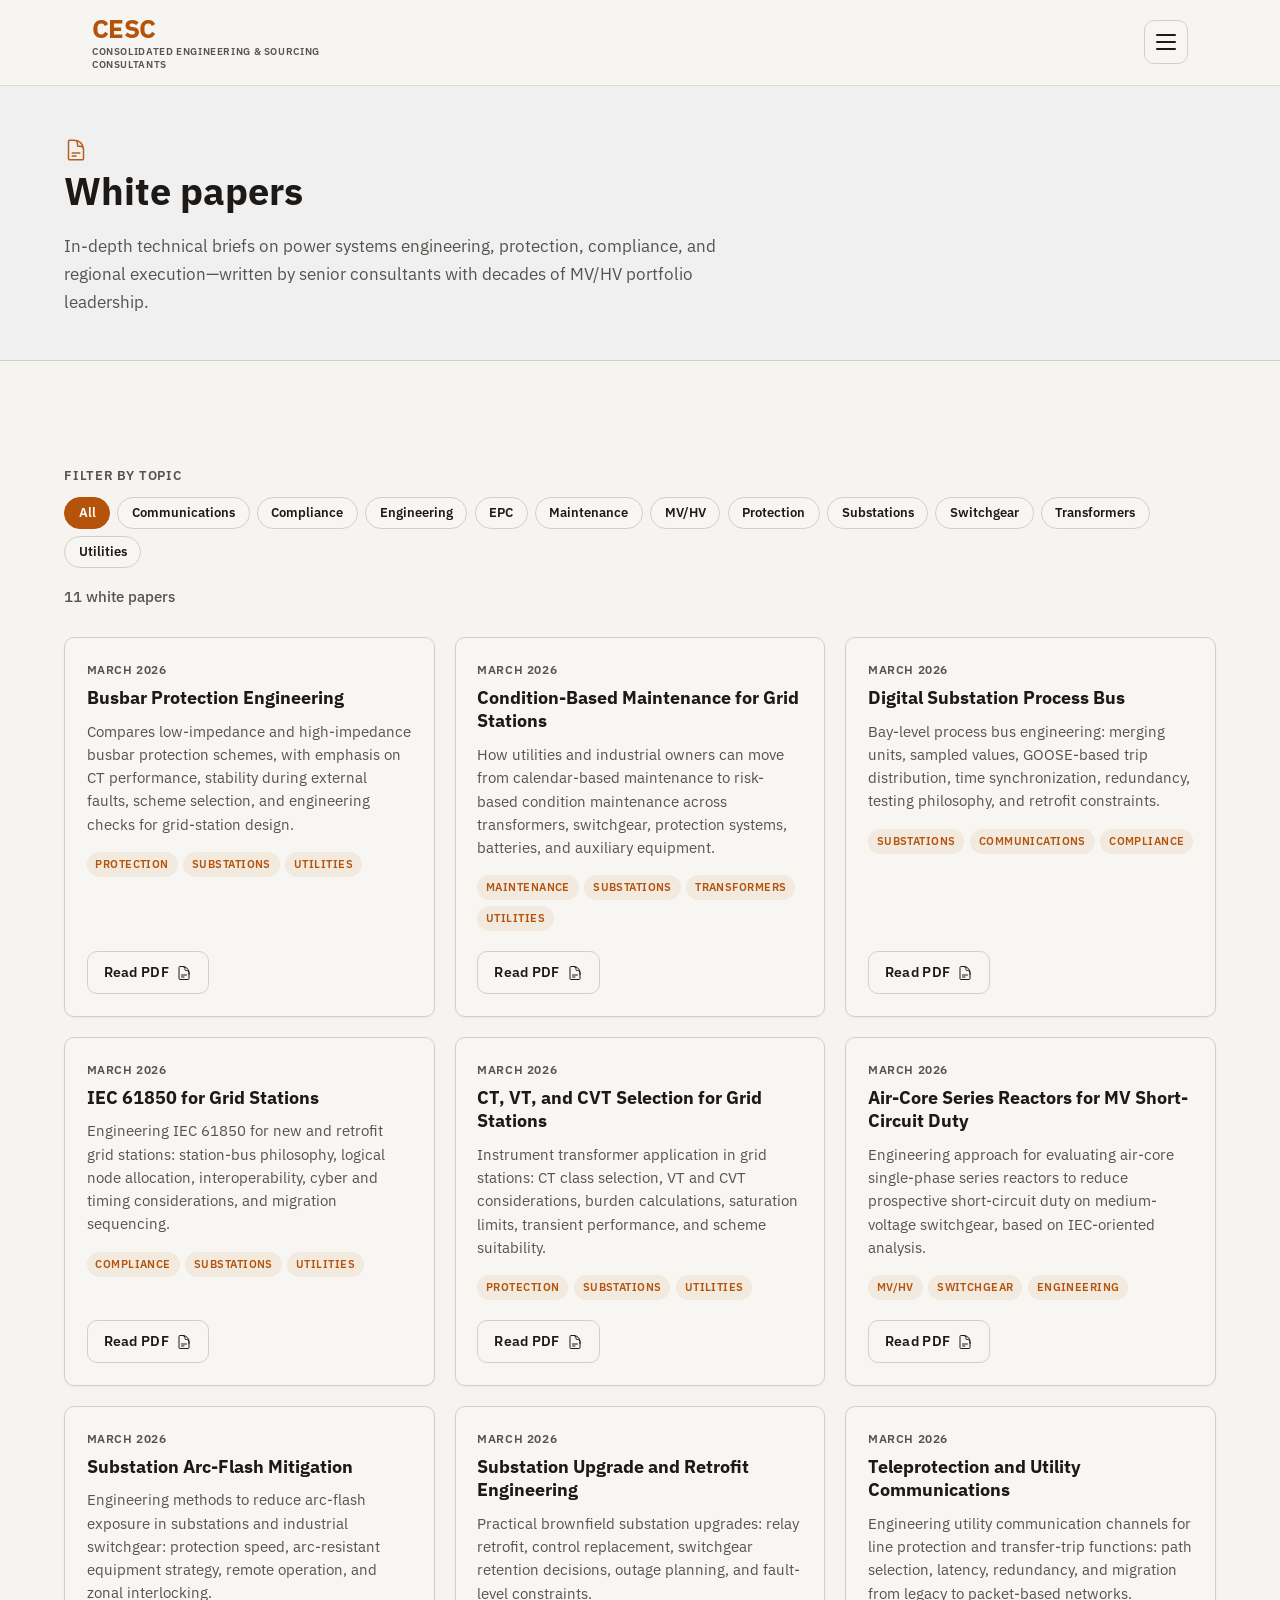
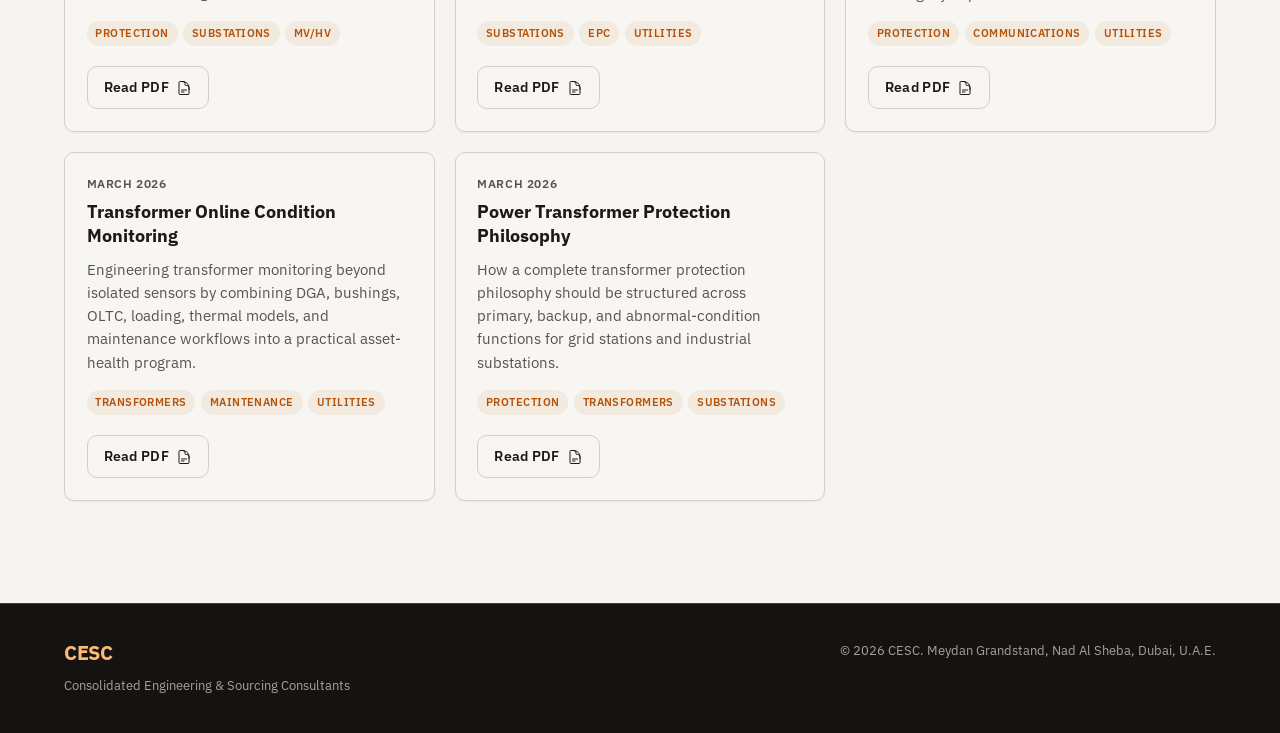
<file: whitepapers.html>
<!DOCTYPE html>
<html lang="en">
<head>
  <meta charset="utf-8">
  <meta name="viewport" content="width=device-width, initial-scale=1">
  <title>White Papers | Consolidated Engineering &amp; Sourcing Consultants</title>
  <meta name="description" content="Technical white papers on MV/HV substations, switchgear, protection, compliance, and EPC strategy from CESC senior consultants in Dubai.">
  <link rel="preconnect" href="https://fonts.googleapis.com">
  <link rel="preconnect" href="https://fonts.gstatic.com" crossorigin>
  <link href="https://fonts.googleapis.com/css2?family=IBM+Plex+Sans:ital,wght@0,400;0,500;0,600;0,700;1,400&display=swap" rel="stylesheet">
  <link rel="stylesheet" href="styles.css">
</head>
<body>
  <a class="skip-link" href="#main">Skip to content</a>

  <div class="site-top" id="top">
    <div class="site-top-inner">
      <header class="site-header">
        <div class="header-inner">
          <a class="brand" href="index.html" aria-label="Home">
            <span class="brand-mark">CESC</span>
            <span class="brand-sub">Consolidated Engineering &amp; Sourcing Consultants</span>
          </a>
          <button type="button" class="nav-toggle" aria-expanded="false" aria-controls="site-nav" aria-label="Open menu">
            <span class="nav-toggle-bar" aria-hidden="true"></span>
            <span class="nav-toggle-bar" aria-hidden="true"></span>
            <span class="nav-toggle-bar" aria-hidden="true"></span>
          </button>
        </div>
      </header>
      <nav class="site-nav" id="site-nav" aria-label="Primary">
        <div class="site-nav__backdrop" aria-hidden="true"></div>
        <div class="site-nav__panel">
          <ul>
            <li><a href="index.html#about">About</a></li>
            <li><a href="index.html#services">What we deliver</a></li>
            <li><a href="index.html#process">How we work</a></li>
            <li><a href="index.html#projects">Projects</a></li>
            <li><a href="index.html#standards">Standards</a></li>
            <li><a href="index.html#leadership">Leadership</a></li>
            <li><a href="index.html#why">Why CESC</a></li>
            <li><a href="whitepapers.html" class="is-current" aria-current="page">White papers</a></li>
            <li><a href="index.html#contact" class="nav-cta">Contact</a></li>
          </ul>
        </div>
      </nav>
    </div>
  </div>

  <main id="main">
    <section class="page-hero page-hero--whitepapers" aria-labelledby="whitepapers-page-heading">
      <div class="container page-hero__inner reveal">
        <div class="section-heading">
          <span class="section-icon" aria-hidden="true">
            <svg class="section-icon__svg" focusable="false"><use href="#i-document"/></svg>
          </span>
          <h1 id="whitepapers-page-heading">White papers</h1>
        </div>
        <p class="page-hero__lead">In-depth technical briefs on power systems engineering, protection, compliance, and regional execution&mdash;written by senior consultants with decades of MV/HV portfolio leadership.</p>
      </div>
    </section>

    <section class="section section--light section-whitepapers-list" aria-labelledby="whitepapers-list-heading">
      <div class="container">
        <div class="whitepapers-toolbar reveal">
          <div class="whitepapers-toolbar__filters">
            <h2 id="whitepapers-list-heading" class="visually-hidden">Filter white papers by topic</h2>
            <p class="whitepapers-toolbar__label" id="whitepapers-filter-label">Filter by topic</p>
            <div class="tag-filters" id="whitepapers-filters" role="group" aria-labelledby="whitepapers-filter-label"></div>
          </div>
          <p class="whitepapers-toolbar__count" id="whitepapers-count" aria-live="polite"></p>
        </div>

        <div class="whitepapers-grid reveal-stagger" id="whitepapers-grid" aria-labelledby="whitepapers-list-heading"></div>

        <p class="whitepapers-empty" id="whitepapers-empty" hidden>No white papers match this topic. Try another filter or view all.</p>
      </div>
    </section>
  </main>

  <footer class="site-footer">
    <div class="container footer-inner">
      <div class="footer-brand">
        <span class="brand-mark brand-mark--sm">CESC</span>
        <p>Consolidated Engineering &amp; Sourcing Consultants</p>
      </div>
      <div class="footer-meta-block">
        <p class="footer-meta">&copy; <span id="year"></span> CESC. Meydan Grandstand, Nad Al Sheba, Dubai, U.A.E.</p>
      </div>
    </div>
  </footer>

  <svg class="svg-sprite" xmlns="http://www.w3.org/2000/svg" aria-hidden="true">
    <defs>
      <symbol id="i-document" viewBox="0 0 24 24" fill="none" stroke="currentColor" stroke-width="1.5" stroke-linecap="round" stroke-linejoin="round">
        <path d="M19.5 14.25v-2.625a3.375 3.375 0 0 0-3.375-3.375h-1.5A1.125 1.125 0 0 1 13.5 7.125v-1.5a3.375 3.375 0 0 0-3.375-3.375H8.25m0 12.75h7.5m-7.5 3H12M10.5 2.25H5.625c-.621 0-1.125.504-1.125 1.125v17.25c0 .621.504 1.125 1.125 1.125h12.75c.621 0 1.125-.504 1.125-1.125V11.25a9 9 0 0 0-9-9Z"/>
      </symbol>
      <symbol id="i-bolt" viewBox="0 0 24 24" fill="none" stroke="currentColor" stroke-width="1.5" stroke-linecap="round" stroke-linejoin="round">
        <path d="M3.75 13.5 10.5 6.75 9.75 10.5h8.25L9.75 21.75 12 13.5H3.75z"/>
      </symbol>
    </defs>
  </svg>
  <script src="main.js"></script>
  <script src="whitepapers.js"></script>
</body>
</html>
</file>
<file: styles.css>
/* CESC - one-page layout
   design/ge-type: GE-inspired type only (all-sans + weight hierarchy); CESC colours unchanged */
:root {
  --color-bg: #ebe8e1;
  /* Pulled from hero artwork (PHOTO-2026-02-22-21-52-08) so the image sits on the same field */
  --color-hero-bg: #f0f0f0;
  --color-surface: #f7f6f2;
  --color-text: #1c1917;
  --color-text-muted: #57534e;
  --color-accent: #b45309;
  --color-accent-hover: #92400e;
  --color-link: #1d4ed8;
  --color-link-hover: #1e3a8a;
  --color-border: #d4d0c8;
  --color-dark-bg: #1c1b19;
  --color-dark-elevated: #252420;
  --color-dark-text: #f5f4f1;
  --color-dark-muted: #c4c0b8;
  --color-dark-link: #93c5fd;
  --color-dark-link-hover: #bfdbfe;
  /* Single geometric sans — weight does the pairing work (GE pattern) */
  --font-sans: "IBM Plex Sans", "Helvetica Neue", Helvetica, Arial, sans-serif;
  --font-serif: "IBM Plex Sans", "Helvetica Neue", Helvetica, Arial, sans-serif;
  --font-display: "IBM Plex Sans", "Helvetica Neue", Helvetica, Arial, sans-serif;
  --radius: 10px;
  --shadow: 0 1px 2px rgba(28, 25, 23, 0.06);
  --shadow-sm: 0 1px 2px rgba(28, 25, 23, 0.05);
  --shadow-md: 0 8px 24px rgba(28, 25, 23, 0.08);
  --shadow-lg: 0 16px 40px rgba(28, 25, 23, 0.12);
  --ease-out-soft: cubic-bezier(0.22, 1, 0.36, 1);
  --ease-standard: cubic-bezier(0.4, 0, 0.2, 1);
  --transition-fast: 0.2s var(--ease-standard);
  --transition-medium: 0.28s var(--ease-out-soft);
  --header-h: 4.25rem;
  --max: 72rem;
  /* Tighter on very narrow viewports so grids are not wider than 100% */
  --page-pad: clamp(0.85rem, 4.2vw, 1.75rem);
  --section-y: clamp(3.5rem, 8vw, 6.5rem);
}

*,
*::before,
*::after {
  box-sizing: border-box;
}

html {
  scroll-behavior: smooth;
  scroll-padding-top: calc(var(--header-h) + 0.75rem);
  overflow-x: clip;
}

@media (prefers-reduced-motion: reduce) {
  html {
    scroll-behavior: auto;
  }
}

/* Content is always visible — no scroll-triggered motion */

body {
  margin: 0;
  font-family: var(--font-sans);
  font-size: 1.0625rem;
  line-height: 1.7;
  color: var(--color-text);
  background-color: var(--color-bg);
  background-image:
    radial-gradient(ellipse 90% 55% at 0% -10%, rgba(180, 83, 9, 0.07), transparent 55%),
    radial-gradient(ellipse 70% 45% at 100% 0%, rgba(28, 25, 23, 0.04), transparent 50%),
    linear-gradient(180deg, #f3f0e9 0%, var(--color-bg) 28%, var(--color-bg) 100%);
  background-attachment: fixed;
  overflow-x: clip;
}

.svg-sprite {
  position: absolute;
  width: 0;
  height: 0;
  overflow: hidden;
}

main {
  min-width: 0;
}

@supports not (overflow: clip) {
  html,
  body {
    overflow-x: hidden;
  }
}

img {
  max-width: 100%;
  height: auto;
  vertical-align: middle;
}

a {
  color: var(--color-link);
  text-decoration-thickness: 1px;
  text-underline-offset: 0.15em;
}

a:hover {
  color: var(--color-link-hover);
}

.skip-link {
  position: absolute;
  top: -100%;
  left: 1rem;
  z-index: 200;
  padding: 0.75rem 1rem;
  background: var(--color-text);
  color: var(--color-surface);
  border-radius: var(--radius);
  font-weight: 600;
}

.skip-link:focus {
  top: 1rem;
}

/* Header: nav is a sibling of .site-header inside .site-top-inner so mobile position:fixed
   is viewport-based (fixed inside sticky breaks on WebKit when scrolled). */
.site-top {
  position: relative;
}

.site-top-inner {
  display: contents;
  width: 100%;
}

.site-header {
  position: sticky;
  top: 0;
  z-index: 200;
  background: rgba(247, 246, 242, 0.92);
  border-bottom: 1px solid rgba(212, 208, 200, 0.7);
  backdrop-filter: blur(12px);
  -webkit-backdrop-filter: blur(12px);
}

.header-inner {
  max-width: var(--max);
  width: 100%;
  margin: 0 auto;
  padding: 0.85rem var(--page-pad);
  display: flex;
  align-items: center;
  justify-content: space-between;
  gap: 1rem;
  min-height: var(--header-h);
  min-width: 0;
}

.brand {
  display: flex;
  flex-direction: column;
  gap: 0.15rem;
  text-decoration: none;
  color: inherit;
  min-width: 0;
}

.brand:hover {
  color: inherit;
}

.brand-mark {
  font-family: var(--font-display);
  font-size: clamp(1.35rem, 3vw, 1.65rem);
  font-weight: 700;
  color: var(--color-accent);
  letter-spacing: -0.02em;
  line-height: 1.1;
}

.brand-mark--sm {
  font-size: 1.25rem;
}

.brand-sub {
  font-size: 0.65rem;
  font-weight: 600;
  text-transform: uppercase;
  letter-spacing: 0.06em;
  color: var(--color-text-muted);
  line-height: 1.25;
  max-width: min(16rem, 100%);
}

.nav-toggle {
  display: flex;
  flex-direction: column;
  justify-content: center;
  gap: 5px;
  width: 2.75rem;
  height: 2.75rem;
  padding: 0;
  border: 1px solid var(--color-border);
  border-radius: var(--radius);
  background: var(--color-surface);
  cursor: pointer;
}

.nav-toggle-bar {
  display: block;
  width: 1.25rem;
  height: 2px;
  margin: 0 auto;
  background: var(--color-text);
  border-radius: 1px;
}

.site-nav ul {
  list-style: none;
  margin: 0;
  padding: 0;
  display: flex;
}

.site-nav a {
  color: var(--color-text);
  text-decoration: none;
  font-weight: 500;
  font-size: 0.9375rem;
}

.site-nav a:hover {
  color: var(--color-accent);
}

.site-nav a.is-current {
  color: var(--color-accent);
  font-weight: 600;
}

.site-nav .nav-cta {
  padding: 0.45rem 0.9rem;
  background: var(--color-accent);
  color: #fff !important;
  border-radius: 999px;
  text-decoration: none;
}

.site-nav .nav-cta:hover {
  background: var(--color-accent-hover);
  color: #fff !important;
}

/* Overlay nav (all breakpoints) */
.site-nav {
  position: fixed;
  inset: 0;
  z-index: 190;
  pointer-events: none;
  visibility: hidden;
  transition: visibility 0.2s ease;
}

.site-nav.is-open {
  pointer-events: auto;
  visibility: visible;
}

.site-nav__backdrop {
  position: absolute;
  inset: 0;
  background: rgba(12, 12, 16, 0.48);
  opacity: 0;
  transition: opacity 0.22s ease;
}

.site-nav.is-open .site-nav__backdrop {
  opacity: 1;
}

.site-nav__panel {
  position: absolute;
  left: 0;
  right: 0;
  top: calc(var(--header-h) + env(safe-area-inset-top, 0px));
  max-height: min(85vh, calc(100dvh - var(--header-h) - env(safe-area-inset-top, 0px)));
  overflow-y: auto;
  -webkit-overflow-scrolling: touch;
  padding: 1rem var(--page-pad) 1.25rem;
  background: rgba(252, 250, 246, 0.94);
  -webkit-backdrop-filter: blur(14px);
  backdrop-filter: blur(14px);
  border-bottom: 1px solid var(--color-border);
  box-shadow: 0 16px 48px rgba(0, 0, 0, 0.14);
  transform: translateY(-120%);
  opacity: 0;
  transition: transform 0.22s ease, opacity 0.22s ease;
}

.site-nav.is-open .site-nav__panel {
  transform: translateY(0);
  opacity: 1;
}

.site-nav ul {
  flex-direction: column;
  align-items: stretch;
  gap: 0;
}

.site-nav li {
  border-bottom: 1px solid var(--color-border);
}

.site-nav li:last-child {
  border-bottom: 0;
  margin-top: 0.5rem;
}

.site-nav a {
  display: block;
  padding: 0.75rem 0;
}

.site-nav .nav-cta {
  padding: 0.75rem 0.9rem;
  text-align: center;
}

.site-nav a.is-current:not(.nav-cta) {
  color: var(--color-accent);
}

@media (min-width: 769px) {
  .site-nav__panel {
    left: auto;
    right: max(var(--page-pad), calc((100vw - var(--max)) / 2 + var(--page-pad)));
    width: min(22rem, calc(100vw - 2 * var(--page-pad)));
    transform: translateY(-120%);
    border-radius: 0 0 var(--radius) var(--radius);
  }

  .site-nav.is-open .site-nav__panel {
    transform: translateY(0);
  }
}

/* Hero: two columns, thin rule between copy and image (no card wrapper) */
.hero {
  position: relative;
  padding: calc(clamp(2.5rem, 6vw, 4.5rem) + env(safe-area-inset-top, 0px)) var(--page-pad) clamp(3rem, 6vw, 4.75rem);
  /* Match the poster field so the artwork doesn’t read as a floating card */
  background: #ffffff;
  border-bottom: 1px solid var(--color-border);
  overflow: clip;
}

/* Video-bg experiment: same hero content, motion underneath */
.hero--video {
  isolation: isolate;
  background: #1c1917;
  border-bottom: none;
  min-height: min(92vh, 52rem);
  display: flex;
  flex-direction: column;
  justify-content: center;
  padding-top: calc(var(--header-h) + clamp(1.5rem, 4vw, 3rem) + env(safe-area-inset-top, 0px));
}

.hero-video {
  position: absolute;
  inset: 0;
  z-index: 0;
  overflow: hidden;
  pointer-events: none;
}

.hero-video__media {
  display: block;
  width: 100%;
  height: 100%;
  object-fit: cover;
  object-position: center;
}

.hero-video__scrim {
  position: absolute;
  inset: 0;
  z-index: 1;
  pointer-events: none;
  /* Dense left column for type; open right so video colour still reads */
  background:
    linear-gradient(
      105deg,
      rgba(8, 7, 6, 0.88) 0%,
      rgba(8, 7, 6, 0.72) 28%,
      rgba(8, 7, 6, 0.42) 48%,
      rgba(8, 7, 6, 0.16) 68%,
      rgba(8, 7, 6, 0.06) 100%
    ),
    linear-gradient(
      180deg,
      rgba(8, 7, 6, 0.55) 0%,
      rgba(8, 7, 6, 0.2) 18%,
      transparent 42%,
      transparent 78%,
      rgba(8, 7, 6, 0.35) 100%
    );
}

.hero--video .hero-split {
  position: relative;
  z-index: 2;
}

.hero--video .hero-split--solo {
  grid-template-columns: minmax(0, 1fr);
  max-width: var(--max);
  width: 100%;
  margin: 0 auto;
}

.hero--video .hero-content {
  padding-right: 0;
  max-width: 36rem;
}

.hero--video .hero-brand {
  color: #fdba74;
  text-shadow: 0 2px 28px rgba(0, 0, 0, 0.55);
}

.hero--video .hero-eyebrow {
  color: rgba(250, 250, 249, 0.88);
  text-shadow: 0 1px 14px rgba(0, 0, 0, 0.5);
}

.hero--video .hero-title {
  color: #ffffff;
  text-shadow: 0 2px 28px rgba(0, 0, 0, 0.55);
}

.hero--video .hero-lead {
  color: rgba(255, 255, 255, 0.94);
  text-shadow: 0 1px 18px rgba(0, 0, 0, 0.5);
}

.hero--video .hero-lead strong {
  color: #ffffff;
}

.btn-ghost--on-video {
  color: #fafaf9 !important;
  border-color: rgba(250, 250, 249, 0.55);
  background: rgba(250, 250, 249, 0.08);
}

.btn-ghost--on-video:hover {
  color: #fff !important;
  border-color: #fff;
  background: rgba(250, 250, 249, 0.16);
}

/* Video hero: nav floats over the frame, transparent until scroll */
.has-video-hero .site-top {
  position: absolute;
  top: 0;
  left: 0;
  right: 0;
  z-index: 200;
  height: 0;
}

.has-video-hero .site-header {
  position: fixed;
  top: 0;
  left: 0;
  right: 0;
  background: transparent;
  border-bottom-color: transparent;
  backdrop-filter: none;
  -webkit-backdrop-filter: none;
}

.has-video-hero .site-header .brand-mark {
  color: #fdba74;
  text-shadow: 0 1px 16px rgba(0, 0, 0, 0.45);
}

.has-video-hero .site-header .brand-sub {
  color: rgba(250, 250, 249, 0.82);
  text-shadow: 0 1px 12px rgba(0, 0, 0, 0.45);
}

.has-video-hero .site-header .nav-toggle {
  background: rgba(250, 250, 249, 0.08);
  border-color: rgba(250, 250, 249, 0.4);
}

.has-video-hero .site-header .nav-toggle-bar {
  background: #fafaf9;
}

.has-video-hero .site-header.is-solid {
  background: rgba(247, 246, 242, 0.94);
  border-bottom-color: rgba(212, 208, 200, 0.7);
  backdrop-filter: blur(12px);
  -webkit-backdrop-filter: blur(12px);
}

.has-video-hero .site-header.is-solid .brand-mark {
  color: var(--color-accent);
  text-shadow: none;
}

.has-video-hero .site-header.is-solid .brand-sub {
  color: var(--color-text-muted);
  text-shadow: none;
}

.has-video-hero .site-header.is-solid .nav-toggle {
  background: var(--color-surface);
  border-color: var(--color-border);
}

.has-video-hero .site-header.is-solid .nav-toggle-bar {
  background: var(--color-text);
}

@media (prefers-reduced-motion: reduce) {
  .hero-video__media {
    display: none;
  }

  .hero--video {
    background:
      linear-gradient(rgba(247, 246, 242, 0.72), rgba(247, 246, 242, 0.72)),
      url("assets/photos/hero-substation.jpg") center / cover;
  }
}

.hero-split {
  max-width: var(--max);
  width: 100%;
  margin: 0 auto;
  display: grid;
  grid-template-columns: minmax(0, 1.15fr) minmax(0, 0.85fr);
  column-gap: 0;
  align-items: center;
  min-width: 0;
}

.hero-content {
  min-width: 0;
  padding-top: 0.5rem;
  padding-right: clamp(1.5rem, 3.5vw, 2.75rem);
  background: transparent;
}

.hero-brand {
  margin: 0 0 0.85rem;
  font-family: var(--font-display);
  font-size: clamp(2.75rem, 7vw, 4.75rem);
  font-weight: 700;
  line-height: 0.95;
  letter-spacing: -0.035em;
  color: var(--color-accent);
}

.hero-eyebrow {
  margin: 0 0 1rem;
  font-size: 0.75rem;
  font-weight: 600;
  text-transform: uppercase;
  letter-spacing: 0.14em;
  color: var(--color-text-muted);
  max-width: 100%;
  overflow-wrap: break-word;
  word-break: break-word;
}

.hero-title {
  margin: 0 0 1.15rem;
  font-family: var(--font-display);
  font-size: clamp(1.35rem, 1.8vw + 0.9rem, 2rem);
  font-weight: 600;
  line-height: 1.25;
  letter-spacing: -0.025em;
  color: var(--color-text);
  max-width: 28ch;
  overflow-wrap: break-word;
  word-break: break-word;
  hyphens: auto;
}

.hero-lead {
  margin: 0 0 2rem;
  color: var(--color-text-muted);
  font-size: 1.0625rem;
  font-weight: 400;
  max-width: 38rem;
  line-height: 1.75;
}

.hero-lead strong {
  color: var(--color-text);
  font-weight: 600;
}

.hero-actions {
  display: flex;
  flex-wrap: wrap;
  gap: 0.75rem;
}

/*
 * Hero art: frame uses same --color-hero-bg as the JPEG margins, then cover + light zoom
 * so inner poster ?card? edges fall outside the clip?reads as one field, not a box on grey.
 */
.hero-visual {
  min-width: 0;
  width: 100%;
  background: transparent;
  border-radius: 0;
  box-shadow: none;
  display: flex;
  justify-content: center;
  align-items: flex-start;
}

@media (min-width: 901px) {
  .hero-visual {
    padding-left: clamp(1rem, 2.5vw, 2rem);
  }
}

@media (max-width: 900px) {
  .hero-visual {
    margin-top: 1.25rem;
    padding-top: 0;
    border-top: none;
  }
}

.hero-art-frame {
  position: relative;
  width: 100%;
  max-width: 26rem;
  margin-inline: auto;
  overflow: visible;
  background: transparent;
  aspect-ratio: auto;
  max-height: none;
  border-radius: 0;
  box-shadow: none;
  border: none;
}

.hero-art-frame::before {
  content: "";
  position: absolute;
  inset: 8% 4% 12%;
  z-index: 0;
  background: radial-gradient(
    ellipse 70% 60% at 50% 45%,
    rgba(180, 83, 9, 0.14),
    rgba(240, 240, 240, 0) 70%
  );
  pointer-events: none;
}

.hero-art-frame img {
  position: relative;
  z-index: 1;
  display: block;
  width: 100%;
  height: auto;
  object-fit: contain;
  object-position: center top;
  transform: none;
  border-radius: 0;
  box-shadow: none;
  border: none;
  /* Gentle side dissolve so the poster doesn’t sit like a matte print */
  -webkit-mask-image: linear-gradient(
    to right,
    transparent 0%,
    #000 4%,
    #000 96%,
    transparent 100%
  );
  mask-image: linear-gradient(
    to right,
    transparent 0%,
    #000 4%,
    #000 96%,
    transparent 100%
  );
}

@media (max-width: 900px) {
  .hero-split {
    grid-template-columns: 1fr;
    row-gap: 0;
    column-gap: 0;
  }

  .hero-content {
    padding-right: 0;
  }

  .hero-visual {
    border-left: none;
    padding-left: 0;
  }

  .hero-art-frame {
    width: min(100%, 22rem);
    max-height: none;
  }

  .hero-art-frame img {
    object-position: center top;
    transform: none;
  }
}

/* Narrow / mobile: stack CTAs, keep brand dominant */
@media (max-width: 639px) {
  .hero-brand {
    font-size: clamp(2.4rem, 14vw, 3.25rem);
  }

  .hero-lead {
    font-size: 1rem;
  }

  .hero-actions {
    flex-direction: column;
    align-items: stretch;
  }

  .hero-actions .btn {
    width: 100%;
    justify-content: center;
  }

  .section-heading {
    flex-direction: column;
    align-items: flex-start;
    gap: 0.35rem;
  }
}

@media (max-width: 380px) {
  .hero-eyebrow {
    font-size: 0.68rem;
    letter-spacing: 0.1em;
  }

  .hero-lead {
    font-size: 0.97rem;
  }
}

/* Light proof strip — enterprise cues without darkening the nav or logo */
.proof-strip {
  background: var(--color-surface);
  border-top: 1px solid var(--color-border);
  border-bottom: 1px solid var(--color-border);
  padding-inline: var(--page-pad);
}

.proof-strip__inner {
  display: grid;
  grid-template-columns: repeat(4, minmax(0, 1fr));
  gap: 1.25rem 1.5rem;
  padding-block: 1.35rem;
}

.proof-strip p {
  margin: 0;
  display: flex;
  flex-direction: column;
  gap: 0.2rem;
  min-width: 0;
}

.proof-strip strong {
  font-family: var(--font-display);
  font-size: clamp(1.05rem, 2.2vw, 1.25rem);
  font-weight: 600;
  color: var(--color-text);
  letter-spacing: -0.02em;
  line-height: 1.2;
}

.proof-strip span {
  font-size: 0.78rem;
  font-weight: 500;
  letter-spacing: 0.02em;
  color: var(--color-text-muted);
  line-height: 1.35;
}

@media (max-width: 900px) {
  .proof-strip__inner {
    grid-template-columns: repeat(2, minmax(0, 1fr));
  }
}

@media (max-width: 480px) {
  .proof-strip__inner {
    grid-template-columns: 1fr;
    gap: 1rem;
  }
}

/* Full-bleed field photography */
.field-break {
  position: relative;
  margin: 0;
  width: 100%;
  max-width: none;
  overflow: hidden;
  aspect-ratio: 2.4 / 1;
  background: #1c1917;
}

.field-break img {
  display: block;
  width: 100%;
  height: 100%;
  object-fit: cover;
  object-position: center 62%;
}

.field-break--region img {
  object-position: center 58%;
}

.field-break__caption {
  position: absolute;
  inset: auto 0 0;
  margin: 0;
  padding: clamp(1.75rem, 4vw, 2.75rem) var(--page-pad) clamp(1.5rem, 3.5vw, 2.25rem);
  width: 100%;
  box-sizing: border-box;
  background: linear-gradient(
    0deg,
    rgba(8, 7, 6, 0.92) 0%,
    rgba(8, 7, 6, 0.72) 45%,
    rgba(8, 7, 6, 0.2) 100%
  );
  color: #fafaf9;
}

.field-break__caption-inner {
  display: flex;
  flex-direction: column;
  align-items: flex-start;
  gap: 0.45rem;
}

.field-break__kicker {
  font-size: 0.72rem;
  font-weight: 700;
  letter-spacing: 0.14em;
  text-transform: uppercase;
  color: #fdba74;
}

.field-break__line {
  font-family: var(--font-serif);
  font-size: clamp(1.05rem, 2.4vw, 1.45rem);
  font-weight: 400;
  line-height: 1.35;
  max-width: 36rem;
  text-wrap: pretty;
  text-shadow: 0 1px 12px rgba(0, 0, 0, 0.45);
}

@media (max-width: 700px) {
  .field-break {
    aspect-ratio: 16 / 11;
  }

  .field-break__caption {
    padding-block: 1.35rem 1.25rem;
  }
}

/* Shared cinematic photo sections (About, Markets, …) */
.about-cinema,
.section-cinema {
  position: relative;
  isolation: isolate;
  overflow: hidden;
  color: var(--color-dark-text);
  background: #0c0a09;
  padding: 0;
}

.about-cinema__media,
.section-cinema__media {
  position: absolute;
  inset: 0;
  z-index: 0;
}

.about-cinema__media img,
.section-cinema__media img {
  display: block;
  width: 100%;
  height: 100%;
  object-fit: cover;
  object-position: center 42%;
}

.section-cinema__media img {
  object-position: center 58%;
}

.about-cinema__veil,
.section-cinema__veil {
  position: absolute;
  inset: 0;
  z-index: 1;
  pointer-events: none;
  background:
    linear-gradient(
      180deg,
      rgba(8, 7, 6, 0.28) 0%,
      rgba(8, 7, 6, 0.55) 28%,
      rgba(8, 7, 6, 0.88) 58%,
      rgba(8, 7, 6, 0.96) 100%
    ),
    linear-gradient(
      90deg,
      rgba(8, 7, 6, 0.55) 0%,
      rgba(8, 7, 6, 0.2) 55%,
      rgba(8, 7, 6, 0.45) 100%
    );
}

.about-cinema__content,
.section-cinema__content {
  position: relative;
  z-index: 2;
  padding: clamp(2.75rem, 8vw, 5.5rem) var(--page-pad) clamp(3.25rem, 8vw, 6rem);
}

.about-cinema__heading {
  margin-bottom: 1.25rem;
}

.about-cinema h2,
.section-cinema h2,
.about-cinema .section-heading h2,
.section-cinema .section-heading h2 {
  color: var(--color-dark-text);
}

.about-cinema .lead,
.about-cinema p {
  color: rgba(245, 244, 241, 0.92);
  max-width: 42rem;
}

.about-cinema .lead {
  font-size: 1.1rem;
  line-height: 1.65;
}

.about-cinema p + p {
  margin-top: 1rem;
}

.section-cinema .section-intro,
.section-cinema .h3-quiet {
  color: rgba(245, 244, 241, 0.72);
}

.section-cinema .regions {
  border-top-color: rgba(253, 186, 116, 0.45);
}

.section-cinema .regions p {
  color: #fdba74;
}

.section-cinema .industry-tags li {
  background: rgba(255, 255, 255, 0.08);
  border-color: rgba(255, 255, 255, 0.18);
  color: #fafaf9;
  backdrop-filter: blur(6px);
  -webkit-backdrop-filter: blur(6px);
}

@media (max-width: 700px) {
  .about-cinema__media img {
    object-position: center 32%;
  }

  .section-cinema__media img {
    object-position: center 55%;
  }

  .about-cinema__veil,
  .section-cinema__veil {
    background:
      linear-gradient(
        180deg,
        rgba(8, 7, 6, 0.22) 0%,
        rgba(8, 7, 6, 0.55) 28%,
        rgba(8, 7, 6, 0.88) 55%,
        rgba(8, 7, 6, 0.95) 100%
      );
  }

  .about-cinema__content,
  .section-cinema__content {
    padding-top: clamp(3.75rem, 24vw, 5.5rem);
  }

  .about-cinema .lead,
  .about-cinema p,
  .section-cinema .industry-tags li,
  .section-cinema .regions p {
    text-shadow: 0 1px 10px rgba(0, 0, 0, 0.45);
  }
}

/* Buttons */
.btn {
  display: inline-flex;
  align-items: center;
  justify-content: center;
  padding: 0.8rem 1.4rem;
  font-family: inherit;
  font-size: 0.875rem;
  font-weight: 600;
  letter-spacing: 0.02em;
  border-radius: var(--radius);
  border: 1px solid transparent;
  cursor: pointer;
  text-decoration: none;
  transition: background var(--transition-fast), color var(--transition-fast), border-color var(--transition-fast), transform var(--transition-fast), box-shadow var(--transition-fast);
}

.btn:focus-visible {
  outline: 2px solid var(--color-accent);
  outline-offset: 3px;
}

.btn:hover {
  transform: scale(1.02);
  box-shadow: var(--shadow-md);
}

.btn-primary {
  background: var(--color-accent);
  color: #fff;
  border-color: var(--color-accent);
}

.btn-primary:hover {
  background: var(--color-accent-hover);
  border-color: var(--color-accent-hover);
  color: #fff;
}

.btn-ghost {
  background: transparent;
  color: var(--color-text);
  border-color: var(--color-border);
}

.btn-ghost:hover {
  border-color: var(--color-text-muted);
  color: var(--color-text);
}

.btn-block {
  width: 100%;
}

.btn-whatsapp {
  margin-top: 0.5rem;
  background: #128c7e;
  color: #fff !important;
  border-color: #128c7e;
  text-decoration: none;
}

.btn-whatsapp:hover {
  background: #0d6b60;
  border-color: #0d6b60;
  color: #fff !important;
}

/* Sections */
.section {
  padding: var(--section-y) var(--page-pad);
  min-width: 0;
}

.section--light {
  background: rgba(247, 246, 242, 0.92);
  color: var(--color-text);
  border-top: 1px solid transparent;
}

.section--muted {
  background: #ebe8e1;
  color: var(--color-text);
  border-top: 1px solid rgba(212, 208, 200, 0.8);
}

.section--dark {
  background:
    radial-gradient(ellipse 80% 60% at 100% 0%, rgba(180, 83, 9, 0.14), transparent 55%),
    linear-gradient(165deg, #22211e 0%, var(--color-dark-bg) 45%, #161513 100%);
  color: var(--color-dark-text);
  border-top: 1px solid rgba(255, 255, 255, 0.06);
}

.section--dark h2,
.section--dark .section-heading h2,
.section--dark .section-head .section-heading h2 {
  color: var(--color-dark-text);
}

.section--dark .section-intro,
.section--dark .lead {
  color: #d6d3cd;
}

.section--dark p {
  color: var(--color-dark-muted);
}

.section--dark .lead strong,
.section--dark p strong {
  color: var(--color-dark-text);
  font-weight: 600;
}

.section--dark a {
  color: var(--color-dark-link);
}

.section--dark a:hover {
  color: var(--color-dark-link-hover);
}

.section--dark .principal-card {
  background: rgba(255, 255, 255, 0.05);
  border-left-color: #ea580c;
}

.section--dark .principal-role {
  color: var(--color-dark-muted);
}

.section--dark .h3-quiet {
  color: #a8a29e;
}

.section--dark .industry-tags li {
  background: rgba(255, 255, 255, 0.06);
  border-color: rgba(255, 255, 255, 0.14);
  color: #f5f4f1;
}

.section--dark .regions {
  border-top-color: #ea580c;
}

.section--dark .regions p {
  color: #fdba74;
}

.container {
  max-width: var(--max);
  width: 100%;
  margin: 0 auto;
  min-width: 0;
}

.container.narrow {
  max-width: 44rem;
}

.section h2 {
  margin: 0 0 1.25rem;
  font-family: var(--font-display);
  font-size: clamp(1.75rem, 2.6vw + 0.95rem, 2.5rem);
  font-weight: 600;
  line-height: 1.2;
  letter-spacing: -0.03em;
  color: var(--color-text);
  max-width: 100%;
  overflow-wrap: break-word;
  word-break: break-word;
  hyphens: auto;
}

/* h2 inside .section-heading: margin 0; spacing on .section-heading for correct flex cross-axis centering */
.section-head .section-heading h2,
.section-heading h2 {
  margin: 0;
  font-family: var(--font-display);
  font-size: clamp(1.75rem, 2.6vw + 0.95rem, 2.5rem);
  font-weight: 600;
  line-height: 1.2;
  letter-spacing: -0.03em;
  color: var(--color-text);
}

.section-head {
  margin-bottom: clamp(1.75rem, 3vw, 2.5rem);
}

.section-heading {
  display: flex;
  flex-direction: column;
  align-items: flex-start;
  gap: 0.45rem;
  margin-bottom: 1.25rem;
  min-width: 0;
}

.section-head > .section-heading:last-child {
  margin-bottom: 0;
}

.section-kicker {
  display: inline-block;
  font-size: 0.6875rem;
  font-weight: 700;
  text-transform: uppercase;
  letter-spacing: 0.16em;
  color: var(--color-accent);
}

.section--dark .section-kicker {
  color: #fdba74;
}

.section-heading .section-icon {
  flex-shrink: 0;
}

.section-icon {
  display: inline-flex;
  color: var(--color-accent);
  opacity: 0.92;
}

.section-icon__svg {
  display: block;
  width: 1.5rem;
  height: 1.5rem;
}

.section--dark .section-icon {
  color: #fdba74;
  opacity: 0.95;
}

.section-highlights .section-icon {
  color: #93c5fd;
}

.section-head .section-heading + .section-intro,
.section-heading + .section-intro {
  margin-top: 0;
}

.section-intro {
  margin: 0;
  max-width: 40rem;
  font-size: 1.0625rem;
  font-weight: 400;
  line-height: 1.75;
  color: var(--color-text-muted);
}

/* What we deliver — desktop: list + stage; mobile: ABB-style accordion */
.section-services {
  padding-bottom: var(--section-y);
}

.section-services > .container:first-child {
  margin-bottom: 0;
}

.deliver-explorer {
  margin-top: 2.25rem;
  border-top: 1px solid var(--color-border);
}

.deliver-item {
  margin: 0;
  border-bottom: 1px solid var(--color-border);
}

.deliver-item__heading {
  margin: 0;
  font-size: inherit;
  font-weight: inherit;
}

.deliver-item__trigger {
  display: flex;
  align-items: center;
  justify-content: space-between;
  gap: 1rem;
  width: 100%;
  margin: 0;
  padding: 1.05rem 0.15rem 1.05rem 0;
  border: 0;
  background: transparent;
  font-family: inherit;
  font-size: clamp(1rem, 1.5vw, 1.125rem);
  font-weight: 500;
  line-height: 1.35;
  text-align: left;
  color: var(--color-text-muted);
  cursor: pointer;
  transition: color var(--transition-fast);
}

.deliver-item__trigger:hover {
  color: var(--color-text);
}

.deliver-item.is-open .deliver-item__trigger {
  color: var(--color-text);
  font-weight: 600;
}

.deliver-item__trigger:focus-visible {
  outline: 2px solid var(--color-accent);
  outline-offset: 3px;
}

.deliver-item__label {
  display: flex;
  align-items: center;
  gap: 0.75rem;
  min-width: 0;
}

.deliver-item__label::before {
  content: "";
  flex-shrink: 0;
  width: 0.55rem;
  height: 0.55rem;
  opacity: 0;
  background: var(--color-accent);
  clip-path: polygon(0 0, 100% 50%, 0 100%);
  transition: opacity var(--transition-fast);
}

.deliver-item.is-open .deliver-item__label::before {
  opacity: 1;
}

.deliver-item__icon {
  position: relative;
  flex-shrink: 0;
  width: 1.15rem;
  height: 1.15rem;
}

.deliver-item__icon::before,
.deliver-item__icon::after {
  content: "";
  position: absolute;
  top: 50%;
  left: 50%;
  background: currentColor;
  transform: translate(-50%, -50%);
}

.deliver-item__icon::before {
  width: 100%;
  height: 1.5px;
}

.deliver-item__icon::after {
  width: 1.5px;
  height: 100%;
  transition: transform var(--transition-fast), opacity var(--transition-fast);
}

.deliver-item.is-open .deliver-item__icon::after {
  opacity: 0;
  transform: translate(-50%, -50%) scaleY(0);
}

.deliver-item__panel {
  padding: 0 0 1.35rem;
}

.deliver-item__media {
  overflow: hidden;
  background: #1c1917;
  aspect-ratio: 16 / 11;
}

.deliver-item__media img {
  display: block;
  width: 100%;
  height: 100%;
  object-fit: cover;
  object-position: center;
}

.deliver-item__copy {
  padding: 1.15rem 0 0.25rem;
  background: transparent;
}

.deliver-item__title {
  margin: 0 0 0.5rem;
  font-family: var(--font-serif);
  font-size: 1.15rem;
  font-weight: 700;
  line-height: 1.3;
  color: var(--color-text);
}

.deliver-item__body {
  margin: 0;
  font-size: 0.95rem;
  line-height: 1.6;
  color: var(--color-text-muted);
  text-wrap: pretty;
}

/* Desktop: ABB list + stage */
@media (min-width: 901px) {
  .deliver-explorer {
    display: grid;
    grid-template-columns: minmax(0, 0.9fr) minmax(0, 1.35fr);
    gap: 0 clamp(1.5rem, 3vw, 2.75rem);
    align-items: stretch;
    border-top: 0;
  }

  .deliver-item {
    display: contents;
  }

  .deliver-item__heading {
    grid-column: 1;
    border-bottom: 1px solid var(--color-border);
  }

  .deliver-item:first-child .deliver-item__heading {
    border-top: 1px solid var(--color-border);
  }

  .deliver-item__icon {
    display: none;
  }

  .deliver-item__panel {
    display: none;
    grid-column: 2;
    grid-row: 1 / span 12;
    padding: 0;
    min-height: 26rem;
  }

  .deliver-item__media {
    position: relative;
    aspect-ratio: auto;
    min-height: 26rem;
    height: 100%;
  }

  .deliver-item.is-open .deliver-item__panel {
    display: block;
    position: relative;
  }

  .deliver-item__copy {
    position: absolute;
    inset: auto 0 0;
    z-index: 1;
    padding: clamp(1.35rem, 3vw, 1.85rem) clamp(1.2rem, 2.5vw, 1.75rem);
    background: linear-gradient(
      0deg,
      rgba(8, 7, 6, 0.94) 0%,
      rgba(8, 7, 6, 0.82) 55%,
      rgba(8, 7, 6, 0.35) 100%
    );
  }

  .deliver-item__title {
    color: #fafaf9;
    text-shadow: 0 1px 10px rgba(0, 0, 0, 0.35);
  }

  .deliver-item__body {
    max-width: 36rem;
    color: rgba(250, 250, 249, 0.94);
    text-shadow: 0 1px 8px rgba(0, 0, 0, 0.35);
  }
}

@media (max-width: 900px) {
  .deliver-item__label::before {
    display: none;
  }
}

@media (prefers-reduced-motion: reduce) {
  .deliver-item__icon::after {
    transition: none;
  }
}

/* Services: tall photo + 2x2 cards (desktop) — legacy, unused */
@media (min-width: 901px) {
  .services-bento {
    display: grid;
    grid-template-columns: minmax(0, 0.44fr) minmax(0, 1fr);
    grid-template-rows: auto auto;
    gap: clamp(1rem, 2.2vw, 1.65rem);
    align-items: stretch;
  }

  .services-bento__photo {
    grid-column: 1;
    grid-row: 1 / span 2;
    margin: 0;
    display: flex;
    flex-direction: column;
    min-height: 0;
    overflow: hidden;
    background: var(--color-border);
  }

  .services-bento__photo img {
    flex: 1;
    width: 100%;
    height: 100%;
    min-height: 22rem;
    max-height: none;
    object-fit: cover;
    object-position: 50% 70%;
  }

  .services-bento .services-bento__grid {
    grid-column: 2;
    grid-row: 1 / span 2;
    display: grid;
    grid-template-columns: 1fr 1fr;
    grid-template-rows: repeat(3, auto);
    gap: 1.25rem;
  }
}

@media (max-width: 900px) {
  .services-bento {
    display: flex;
    flex-direction: column;
    gap: 1.25rem;
  }

  .services-bento__photo {
    margin: 0;
    overflow: hidden;
    background: var(--color-border);
    aspect-ratio: 16 / 10;
    max-height: 15rem;
  }

  .services-bento__photo img {
    width: 100%;
    height: 100%;
    object-fit: cover;
    object-position: 50% 72%;
  }
}

/* Expertise: full-width accordions only (no side image) */
.expertise-accordion-stack {
  display: flex;
  flex-direction: column;
  gap: 0.5rem;
  width: 100%;
  min-width: 0;
}

.lead {
  font-size: 1.15rem;
  line-height: 1.75;
  font-weight: 400;
  color: var(--color-text-muted);
  max-width: 48rem;
}

.principal-card {
  margin-top: 2rem;
  padding: 1.5rem 1.5rem;
  background: rgba(255, 255, 255, 0.72);
  border: 1px solid var(--color-border);
  border-left: 3px solid var(--color-accent);
  border-radius: 12px;
  box-shadow: var(--shadow-sm);
  transition: box-shadow var(--transition-fast), transform var(--transition-medium);
}

.principal-card:hover {
  box-shadow: var(--shadow-md);
  transform: translateY(-1px);
}

.section--light .principal-card {
  background: var(--color-bg);
}

.principal-role {
  margin: 0.35rem 0 0;
  font-size: 0.9375rem;
  color: var(--color-text-muted);
}

/* Service grid */
.service-grid {
  list-style: none;
  margin: 0;
  padding: 0;
  display: grid;
  grid-template-columns: repeat(auto-fit, minmax(min(100%, 15rem), 1fr));
  gap: 1.25rem;
}

.service-card {
  margin: 0;
  padding: 1.5rem 1.4rem;
  min-width: 0;
  background: rgba(255, 255, 255, 0.72);
  border: 1px solid var(--color-border);
  border-top: 3px solid var(--color-accent);
  border-radius: 12px;
  box-shadow: var(--shadow-sm);
  transition: border-color var(--transition-fast), box-shadow var(--transition-fast), transform var(--transition-medium), background var(--transition-fast);
}

.service-card:hover {
  border-color: #a8a29e;
  border-top-color: var(--color-accent-hover);
  box-shadow: var(--shadow-md);
  transform: translateY(-3px);
  background: rgba(255, 255, 255, 0.92);
}

.service-card h3 {
  margin: 0 0 0.65rem;
  font-family: var(--font-serif);
  font-size: 1.0625rem;
  font-weight: 700;
  overflow-wrap: break-word;
  word-break: break-word;
}

.service-card p {
  margin: 0;
  font-size: 0.9375rem;
  color: var(--color-text-muted);
  overflow-wrap: break-word;
}

/* Expertise accordions — light surfaces */
.expertise-accordion {
  border: 0;
  border-bottom: 1px solid var(--color-border);
  background: transparent;
  min-width: 0;
  transition: none;
}

.expertise-accordion:hover {
  border-color: var(--color-border);
  background: transparent;
  box-shadow: none;
}

.expertise-accordion__summary {
  list-style: none;
  margin: 0;
  padding: 1rem 2.65rem 1rem 0;
  font-family: inherit;
  font-size: 1rem;
  font-weight: 700;
  line-height: 1.35;
  color: var(--color-text);
  cursor: pointer;
  position: relative;
  user-select: none;
  overflow-wrap: break-word;
  word-break: break-word;
  hyphens: auto;
}

.expertise-accordion__summary::-webkit-details-marker {
  display: none;
}

.expertise-accordion__summary::marker {
  content: "";
}

.expertise-accordion__summary::after {
  content: "";
  position: absolute;
  right: 0.35rem;
  top: 50%;
  width: 0.45rem;
  height: 0.45rem;
  margin-top: -0.2rem;
  border-right: 2px solid var(--color-accent);
  border-bottom: 2px solid var(--color-accent);
  transform: rotate(45deg);
  transition: transform var(--transition-fast);
}

.expertise-accordion[open] .expertise-accordion__summary::after {
  transform: rotate(-135deg);
  margin-top: 0.1rem;
}

.expertise-accordion__summary:hover {
  color: var(--color-accent-hover);
}

.expertise-accordion__summary:focus-visible {
  outline: 2px solid var(--color-accent);
  outline-offset: 2px;
}

.expertise-accordion__body {
  padding: 0 0 1.15rem;
  border-top: 0;
}

.expertise-accordion__body ul {
  margin: 0.35rem 0 0;
  padding-left: 1.15rem;
  color: var(--color-text-muted);
  font-size: 0.9375rem;
}

.expertise-accordion__body li {
  margin-bottom: 0.45rem;
}

.section--dark .expertise-accordion {
  border-bottom-color: rgba(255, 255, 255, 0.14);
}

.section--dark .expertise-accordion__summary {
  color: #fdba74;
}

.section--dark .expertise-accordion__summary::after {
  border-right-color: #fdba74;
  border-bottom-color: #fdba74;
}

.section--dark .expertise-accordion__summary:hover {
  color: #fed7aa;
}

.section--dark .expertise-accordion__body ul {
  color: #d6d3cd;
}

@media (prefers-reduced-motion: reduce) {
  .expertise-accordion__summary::after {
    transition: none;
  }
}

/* Experience: organizations (logos + marks) + impact + highlights */
.experience-showcase {
  display: grid;
  grid-template-columns: minmax(0, 1.15fr) minmax(0, 0.95fr);
  gap: clamp(1.15rem, 2.5vw, 2rem);
  align-items: start;
  min-width: 0;
}

.experience-panel {
  margin: 0;
  padding: 1.25rem 1.35rem 1.4rem;
  background: var(--color-bg);
  border: 1px solid var(--color-border);
  border-top: 3px solid var(--color-accent);
  box-shadow: var(--shadow);
  min-width: 0;
  transition: border-color var(--transition-fast), box-shadow var(--transition-fast), transform var(--transition-medium);
}

.experience-panel:hover {
  border-color: #a8a29e;
  box-shadow: var(--shadow-md);
  transform: translateY(-2px);
}

.experience-panel__eyebrow {
  margin: 0 0 0.3rem;
  font-size: 0.6875rem;
  font-weight: 700;
  text-transform: uppercase;
  letter-spacing: 0.1em;
  color: var(--color-accent);
}

.experience-panel__title {
  margin: 0 0 0.85rem;
  font-family: var(--font-serif);
  font-size: clamp(1.08rem, 1.6vw + 0.55rem, 1.45rem);
  font-weight: 700;
  color: var(--color-text);
  line-height: 1.22;
  max-width: 100%;
  overflow-wrap: break-word;
  word-break: break-word;
}

.experience-panel__list {
  margin: 0;
  padding: 0;
  list-style: none;
  font-size: 0.9375rem;
  color: var(--color-text-muted);
  line-height: 1.55;
}

.experience-panel__list li {
  position: relative;
  padding-left: 1rem;
  margin-bottom: 0.5rem;
}

.experience-panel__list li:last-child {
  margin-bottom: 0;
}

.experience-panel__list li::before {
  content: "";
  position: absolute;
  left: 0;
  top: 0.55em;
  width: 4px;
  height: 4px;
  background: var(--color-accent);
  border-radius: 1px;
}

.experience-org-grid {
  list-style: none;
  margin: 0;
  padding: 0;
  display: grid;
  grid-template-columns: 1fr;
  gap: 0.65rem;
}

.experience-org-card {
  margin: 0;
  display: flex;
  align-items: center;
  gap: 0.9rem;
  padding: 0.65rem 0.75rem;
  background: rgba(28, 25, 23, 0.03);
  border: 1px solid var(--color-border);
  min-width: 0;
  transition: border-color var(--transition-fast), box-shadow var(--transition-fast), transform var(--transition-medium);
}

.experience-org-card:hover {
  border-color: #a8a29e;
  box-shadow: var(--shadow-sm);
  transform: translateY(-1px);
}

.experience-org-card__media {
  flex-shrink: 0;
  width: 4.75rem;
  display: flex;
  align-items: center;
  justify-content: center;
}

.experience-org-card__media picture {
  display: flex;
  align-items: center;
  justify-content: center;
}

.experience-org-card__logo-stack {
  display: flex;
  flex-direction: column;
  align-items: center;
  gap: 0.35rem;
}

/* Monochrome treatment for all organization marks (SVG + raster) */
.experience-org-card__media img {
  filter: grayscale(1);
}

.experience-org-card__logo {
  display: block;
  width: auto;
  object-fit: contain;
}

.experience-org-card__logo-stack .experience-org-card__logo {
  height: 1.35rem;
  max-width: 2.75rem;
}

.experience-org-card__logo--asset {
  max-height: 2.1rem;
  max-width: 4.5rem;
}

/* CSL mark is wider (RESA lockup); slightly larger cap */
.experience-org-card__logo--csl {
  max-height: 2.35rem;
  max-width: 5.25rem;
}

.experience-org-card__mark {
  display: flex;
  align-items: center;
  justify-content: center;
  width: 2.5rem;
  height: 2.5rem;
  font-family: var(--font-serif);
  font-size: 1.05rem;
  font-weight: 700;
  color: var(--color-text);
  line-height: 1;
  border: 1px solid var(--color-border);
  background: var(--color-surface);
  box-shadow: var(--shadow);
}

.experience-org-card__mark--sm {
  font-size: 0.55rem;
  letter-spacing: 0.04em;
  font-family: var(--font-sans);
  font-weight: 800;
}

.experience-org-card__name {
  margin: 0;
  font-size: 0.875rem;
  line-height: 1.45;
  color: var(--color-text-muted);
  flex: 1 1 auto;
  min-width: 0;
  max-width: 100%;
  overflow-wrap: break-word;
  word-break: break-word;
  hyphens: auto;
}

@media (max-width: 639px) {
  .experience-org-card {
    flex-direction: column;
    align-items: stretch;
    gap: 0.5rem;
  }

  .experience-org-card__media {
    width: auto;
    align-self: flex-start;
  }

  .experience-org-card__name {
    flex: none;
    width: 100%;
  }
}

@media (min-width: 640px) {
  .experience-org-grid {
    grid-template-columns: repeat(2, minmax(0, 1fr));
  }

  .experience-org-grid .experience-org-card:last-child:nth-child(odd) {
    grid-column: 1 / -1;
  }
}

@media (max-width: 900px) {
  .experience-showcase {
    grid-template-columns: 1fr;
  }
}

/* Performance highlights: photo + cool slate scrim (distinct from warm --color-dark-bg below) */
.section-highlights {
  position: relative;
  overflow: hidden;
  isolation: isolate;
  color: var(--color-dark-text);
  background-color: #0f172a;
  background-image: linear-gradient(
      165deg,
      rgba(30, 58, 95, 0.55) 0%,
      rgba(15, 23, 42, 0.78) 55%,
      rgba(15, 23, 42, 0.85) 100%
    ),
    url("assets/photos/experience-grid.jpg");
  background-size: cover, cover;
  background-position: center, 22% 42%;
  background-repeat: no-repeat;
  background-origin: padding-box;
  background-clip: padding-box;
}

@supports (overflow: clip) {
  .section-highlights {
    overflow: clip;
  }
}

.section-highlights h2 {
  color: var(--color-dark-text);
}

.section-highlights .section-intro {
  color: #cbd5e1;
}

.section-highlights .section-head {
  margin-bottom: 2rem;
}

.section-highlights .highlight-chips li {
  background: rgba(255, 255, 255, 0.96);
  border-color: rgba(255, 255, 255, 0.22);
  color: var(--color-text-muted);
  box-shadow: 0 2px 12px rgba(0, 0, 0, 0.25);
  transition: transform var(--transition-fast), box-shadow var(--transition-fast), border-color var(--transition-fast);
}

.section-highlights .highlight-chips li:hover {
  transform: translateY(-2px);
  box-shadow: 0 6px 18px rgba(0, 0, 0, 0.35);
  border-color: rgba(255, 255, 255, 0.4);
}

.h3-quiet {
  margin: 0 0 1rem;
  font-size: 0.8125rem;
  font-weight: 700;
  text-transform: uppercase;
  letter-spacing: 0.06em;
  color: var(--color-text-muted);
}

.highlight-chips {
  list-style: none;
  margin: 0;
  padding: 0;
  display: flex;
  flex-wrap: wrap;
  gap: 0.75rem;
}

.highlight-chips li {
  margin: 0;
  padding: 0.65rem 1.15rem;
  background: var(--color-bg);
  border: 1px solid var(--color-border);
  border-radius: var(--radius);
  font-size: 0.8125rem;
  color: var(--color-text-muted);
  line-height: 1.55;
  max-width: 100%;
  letter-spacing: 0.01em;
}

/* Industries: stack above prior section so no background seam / bleed */
.section-industries {
  position: relative;
  z-index: 1;
}

/* Industries */
.industry-tags {
  list-style: none;
  margin: 0 0 2.5rem;
  padding: 0;
  display: flex;
  flex-wrap: wrap;
  gap: 0.5rem 1.75rem;
}

.industry-tags li {
  margin: 0;
  padding: 0;
  max-width: 100%;
  background: transparent;
  border: 0;
  border-radius: 0;
  font-size: 0.975rem;
  font-weight: 500;
  color: var(--color-text);
  overflow-wrap: break-word;
}

.section--dark .industry-tags li {
  color: #f5f4f1;
}

.regions {
  padding-top: 1.5rem;
  border-top: 1px solid var(--color-border);
}

.section--dark .regions {
  border-top-color: rgba(255, 255, 255, 0.14);
}

.regions p {
  margin: 0.5rem 0 0;
  color: var(--color-text-muted);
  font-weight: 500;
  font-size: 0.9375rem;
}

.section--dark .regions p {
  color: #fdba74;
}

/* Contact */
.contact-layout {
  display: grid;
  grid-template-columns: minmax(0, 1fr) minmax(0, 1fr);
  gap: 3rem;
  align-items: start;
  min-width: 0;
}

@media (max-width: 800px) {
  .contact-layout {
    grid-template-columns: 1fr;
  }
}

.contact-copy p {
  color: var(--color-text-muted);
  margin-top: 0;
}

.contact-seal {
  display: flex;
  justify-content: center;
  margin-top: clamp(2.75rem, 6vw, 4rem);
  padding-top: clamp(2rem, 4vw, 2.75rem);
  border-top: 1px solid var(--color-border);
}

.contact-brand-art {
  width: min(11.5rem, 42vw);
  margin-inline: auto;
}

.contact-brand-art img {
  display: block;
  width: 100%;
  height: auto;
  margin-inline: auto;
}

.contact-details {
  list-style: none;
  margin: 1.5rem 0;
  padding: 0;
  font-size: 1rem;
}

.contact-details li {
  margin-bottom: 0.5rem;
}

.contact-details a {
  font-weight: 600;
}

.contact-location {
  display: block;
  font-style: normal;
  font-weight: 500;
  line-height: 1.45;
  color: var(--color-text);
}

.contact-form-wrap {
  min-width: 0;
  background: transparent;
  padding: 0;
  border-radius: 0;
  border: 0;
  box-shadow: none;
  transition: none;
}

.contact-form-wrap:hover {
  border-color: transparent;
  box-shadow: none;
  transform: none;
}

.contact-form .field {
  margin-bottom: 1.1rem;
}

.contact-form label {
  display: block;
  margin-bottom: 0.35rem;
  font-size: 0.875rem;
  font-weight: 600;
}

.optional {
  font-weight: 400;
  color: var(--color-text-muted);
}

.contact-form input,
.contact-form textarea {
  width: 100%;
  padding: 0.65rem 0.85rem;
  font-family: inherit;
  font-size: 1rem;
  border: 1px solid var(--color-border);
  border-radius: 8px;
  background: var(--color-bg);
  transition: border-color var(--transition-fast), box-shadow var(--transition-fast);
}

.contact-form input:hover,
.contact-form textarea:hover {
  border-color: #a8a29e;
}

.contact-form input:focus,
.contact-form textarea:focus {
  outline: 2px solid var(--color-accent);
  outline-offset: 2px;
  border-color: transparent;
  box-shadow: 0 0 0 3px rgba(180, 83, 9, 0.15);
}

.contact-form textarea {
  resize: vertical;
  min-height: 8rem;
}

/* How we work — light */
.process-steps {
  list-style: none;
  margin: 0;
  padding: 0;
  display: grid;
  grid-template-columns: repeat(5, minmax(0, 1fr));
  gap: 1.5rem 1.25rem;
  border: 0;
}

.process-step {
  margin: 0;
  padding: 0;
  border: 0;
  border-top: 2px solid var(--color-accent);
  background: transparent;
  border-radius: 0;
  min-width: 0;
  padding-top: 1rem;
  transition: none;
}

.process-step:last-child {
  border-right: 0;
}

.process-step:hover {
  background: transparent;
  border-color: var(--color-accent);
  transform: none;
}

.process-step__num {
  display: block;
  font-family: var(--font-serif);
  font-size: 0.8125rem;
  font-weight: 700;
  letter-spacing: 0.12em;
  color: var(--color-accent);
  margin-bottom: 0.85rem;
}

.process-step h3 {
  margin: 0 0 0.55rem;
  font-family: var(--font-serif);
  font-size: 1rem;
  font-weight: 700;
  color: var(--color-text);
  line-height: 1.3;
}

.process-step p {
  margin: 0;
  font-size: 0.8125rem;
  color: var(--color-text-muted);
  line-height: 1.55;
}

@media (max-width: 1100px) {
  .process-steps {
    grid-template-columns: repeat(2, minmax(0, 1fr));
  }
}

@media (max-width: 560px) {
  .process-steps {
    grid-template-columns: 1fr;
  }
}

.section--dark .process-step {
  border-top-color: #fdba74;
}

.section--dark .process-step__num {
  color: #fdba74;
}

.section--dark .process-step h3 {
  color: #fafaf9;
}

.section--dark .process-step p {
  color: #d6d3cd;
}

/* Project experience — filterable card grid */
.project-toolbar {
  display: flex;
  flex-wrap: wrap;
  gap: 0.5rem;
  margin: 0 0 1.75rem;
}

.project-filter {
  appearance: none;
  margin: 0;
  padding: 0.45rem 0.9rem;
  font-family: inherit;
  font-size: 0.8125rem;
  font-weight: 600;
  letter-spacing: 0.02em;
  color: var(--color-text-muted);
  background: rgba(255, 255, 255, 0.65);
  border: 1px solid var(--color-border);
  border-radius: 999px;
  cursor: pointer;
  transition: background var(--transition-fast), color var(--transition-fast), border-color var(--transition-fast), box-shadow var(--transition-fast);
}

.project-filter:hover {
  color: var(--color-text);
  border-color: #a8a29e;
}

.project-filter.is-active {
  color: #fff;
  background: var(--color-accent);
  border-color: var(--color-accent);
  box-shadow: var(--shadow-sm);
}

.project-filter:focus-visible {
  outline: 2px solid var(--color-accent);
  outline-offset: 2px;
}

/* Featured case study — full-bleed band (breaks out of any padded parent) */
.case-study {
  display: block;
  position: relative;
  width: 100vw;
  max-width: 100vw;
  margin-left: calc(50% - 50vw);
  margin-right: calc(50% - 50vw);
  padding: clamp(2.75rem, 6vw, 4.25rem) 0;
  background: #ddd7cc;
  border: 0;
  box-shadow: none;
  box-sizing: border-box;
}

.case-study__inner {
  max-width: var(--max);
  width: 100%;
  margin-inline: auto;
  padding-inline: var(--page-pad);
}

.case-study__layout {
  display: grid;
  grid-template-columns: minmax(0, 0.95fr) minmax(0, 1.05fr);
  gap: clamp(1.75rem, 4vw, 3rem);
  align-items: center;
}

@media (max-width: 900px) {
  .case-study__layout {
    grid-template-columns: 1fr;
  }
}

.case-study__eyebrow {
  margin: 0 0 0.5rem;
  font-size: 0.75rem;
  font-weight: 700;
  letter-spacing: 0.1em;
  text-transform: uppercase;
  color: var(--color-accent);
}

.case-study__copy h3 {
  margin: 0;
  font-family: var(--font-serif);
  font-size: clamp(1.45rem, 2.6vw, 1.85rem);
  font-weight: 700;
  line-height: 1.2;
  color: var(--color-text);
}

.case-study__place {
  margin: 0.4rem 0 1rem;
  font-size: 0.8125rem;
  font-weight: 600;
  letter-spacing: 0.06em;
  text-transform: uppercase;
  color: var(--color-text-muted);
}

.case-study__lead {
  margin: 0 0 1.5rem;
  font-size: 1.05rem;
  line-height: 1.6;
  color: var(--color-text);
  max-width: 36rem;
}

.case-study__facts {
  margin: 0;
  display: grid;
  gap: 1rem;
}

.case-study__facts div {
  margin: 0;
  padding-top: 0.85rem;
  border-top: 1px solid rgba(180, 83, 9, 0.18);
}

.case-study__facts dt {
  margin: 0 0 0.25rem;
  font-size: 0.75rem;
  font-weight: 700;
  letter-spacing: 0.08em;
  text-transform: uppercase;
  color: var(--color-accent);
}

.case-study__facts dd {
  margin: 0;
  font-size: 0.9375rem;
  line-height: 1.55;
  color: var(--color-text-muted);
}

.case-carousel {
  display: grid;
  gap: 0.75rem;
  min-width: 0;
}

.case-carousel__stage {
  position: relative;
  margin: 0;
  overflow: hidden;
  background: #cfc9bd;
  isolation: isolate;
}

.case-carousel__frame {
  margin: 0;
  display: grid;
}

.case-carousel__image {
  display: block;
  width: 100%;
  aspect-ratio: 4 / 3;
  object-fit: cover;
  object-position: center 55%;
  background: #cfc9bd;
  transition: opacity 0.28s var(--ease-out-soft);
}

.case-carousel__image.is-fading {
  opacity: 0.35;
}

.case-carousel__nav {
  position: absolute;
  top: 50%;
  z-index: 2;
  transform: translateY(-70%);
  width: 2.5rem;
  height: 2.5rem;
  display: inline-flex;
  align-items: center;
  justify-content: center;
  margin: 0;
  padding: 0;
  border: 1px solid rgba(28, 25, 23, 0.12);
  border-radius: 0;
  background: rgba(247, 246, 242, 0.92);
  color: var(--color-text);
  font-size: 1.65rem;
  line-height: 1;
  cursor: pointer;
  transition: background var(--transition-fast), color var(--transition-fast), border-color var(--transition-fast);
}

.case-carousel__nav:hover {
  background: #fff;
  border-color: rgba(28, 25, 23, 0.22);
  color: var(--color-accent);
}

.case-carousel__nav:focus-visible {
  outline: 2px solid var(--color-accent);
  outline-offset: 2px;
}

.case-carousel__nav--prev {
  left: 0.65rem;
}

.case-carousel__nav--next {
  right: 0.65rem;
}

.case-carousel__count {
  position: absolute;
  top: 0.65rem;
  right: 0.65rem;
  z-index: 2;
  margin: 0;
  padding: 0.28rem 0.5rem;
  font-size: 0.6875rem;
  font-weight: 600;
  letter-spacing: 0.06em;
  color: #f5f4f1;
  background: rgba(28, 25, 23, 0.55);
}

.case-carousel__thumbs {
  display: grid;
  grid-template-columns: repeat(6, minmax(0, 1fr));
  gap: 0.45rem;
}

.case-carousel__thumb {
  margin: 0;
  padding: 0;
  border: 1px solid transparent;
  background: #cfc9bd;
  cursor: pointer;
  overflow: hidden;
  aspect-ratio: 1;
  transition: border-color var(--transition-fast), opacity var(--transition-fast);
}

.case-carousel__thumb img {
  display: block;
  width: 100%;
  height: 100%;
  object-fit: cover;
  object-position: center 55%;
  opacity: 0.72;
  transition: opacity var(--transition-fast);
}

.case-carousel__thumb:hover img,
.case-carousel__thumb.is-active img {
  opacity: 1;
}

.case-carousel__thumb.is-active {
  border-color: var(--color-accent);
}

.case-carousel__thumb:focus-visible {
  outline: 2px solid var(--color-accent);
  outline-offset: 2px;
}

@media (max-width: 700px) {
  .case-carousel__thumbs {
    grid-template-columns: repeat(3, minmax(0, 1fr));
  }

  .case-carousel__nav {
    width: 2.25rem;
    height: 2.25rem;
  }
}

.project-grid {
  list-style: none;
  margin: 0;
  padding: 0;
  display: grid;
  grid-template-columns: repeat(3, minmax(0, 1fr));
  gap: 1rem;
}

@media (max-width: 960px) {
  .project-grid {
    grid-template-columns: repeat(2, minmax(0, 1fr));
  }
}

@media (max-width: 600px) {
  .project-grid {
    grid-template-columns: 1fr;
  }
}

.project-card {
  margin: 0;
  display: flex;
  flex-direction: column;
  gap: 0.65rem;
  padding: 0;
  padding-top: 1rem;
  background: transparent;
  border: 0;
  border-top: 2px solid var(--color-accent);
  border-radius: 0;
  box-shadow: none;
  min-width: 0;
  transition: none;
}

.project-card:hover {
  transform: none;
  box-shadow: none;
  border-color: var(--color-accent);
}

.project-card.is-hidden {
  display: none;
}

.project-card__meta {
  display: flex;
  flex-wrap: wrap;
  align-items: baseline;
  justify-content: space-between;
  gap: 0.35rem 0.75rem;
}

.project-card__metric {
  font-family: var(--font-serif);
  font-size: 1.125rem;
  font-weight: 700;
  color: var(--color-accent);
  letter-spacing: -0.01em;
}

.project-card__place {
  font-size: 0.75rem;
  font-weight: 600;
  text-transform: uppercase;
  letter-spacing: 0.08em;
  color: var(--color-text-muted);
}

.project-card__title {
  margin: 0;
  font-family: var(--font-serif);
  font-size: 1.05rem;
  font-weight: 700;
  line-height: 1.3;
  color: var(--color-text);
}

.project-card__body {
  margin: 0;
  flex: 1;
  font-size: 0.875rem;
  line-height: 1.55;
  color: var(--color-text-muted);
}

.project-card__tag {
  display: inline-flex;
  align-self: flex-start;
  margin-top: 0.25rem;
  padding: 0.2rem 0.55rem;
  font-size: 0.6875rem;
  font-weight: 700;
  letter-spacing: 0.06em;
  text-transform: uppercase;
  color: var(--color-accent-hover);
  background: rgba(180, 83, 9, 0.1);
  border-radius: 999px;
}

.projects-empty {
  margin: 0 0 1rem;
  font-size: 0.9375rem;
  color: var(--color-text-muted);
}

.projects-note {
  margin: 1.75rem 0 0;
  font-size: 0.875rem;
  color: var(--color-text-muted);
  font-style: italic;
}

/* Standards — light */
.standards-list {
  list-style: none;
  margin: 0;
  padding: 0;
  display: grid;
  gap: 0;
  border-top: 1px solid var(--color-border);
}

.standards-list li {
  margin: 0;
  padding: 1.15rem 0 1.15rem 1.35rem;
  border-bottom: 1px solid var(--color-border);
  background: transparent;
  font-size: 0.975rem;
  line-height: 1.6;
  color: var(--color-text-muted);
  position: relative;
}

.standards-list li::before {
  content: "";
  position: absolute;
  left: 0;
  top: 1.45rem;
  width: 0.45rem;
  height: 0.45rem;
  background: var(--color-accent);
}

/* Leadership — no card chrome */
.leadership-layout {
  display: grid;
  grid-template-columns: minmax(0, 1.2fr) minmax(0, 0.8fr);
  gap: 3rem;
  align-items: start;
  margin-bottom: 3.5rem;
  padding-bottom: 3rem;
  border-bottom: 1px solid var(--color-border);
}

@media (max-width: 800px) {
  .leadership-layout {
    grid-template-columns: 1fr;
    gap: 2rem;
  }
}

.leadership-md h3,
.leadership-team-copy h3 {
  margin: 0 0 0.35rem;
  font-family: var(--font-serif);
  font-size: 1.35rem;
  font-weight: 700;
  color: var(--color-text);
}

.leadership-md__role {
  margin: 0 0 1.15rem;
  font-size: 0.875rem;
  font-weight: 600;
  letter-spacing: 0.04em;
  text-transform: uppercase;
  color: var(--color-accent);
}

.leadership-md p,
.leadership-team-copy p {
  margin: 0 0 0.85rem;
  font-size: 1rem;
  line-height: 1.65;
  color: var(--color-text-muted);
}

.leadership-md p:last-child,
.leadership-team-copy p:last-child {
  margin-bottom: 0;
}

.logo-strip-block {
  margin-top: 0;
}

.logo-strip-label {
  margin: 0 0 0.35rem;
  font-size: 0.6875rem;
  font-weight: 700;
  letter-spacing: 0.14em;
  text-transform: uppercase;
  color: var(--color-accent);
}

.logo-strip-intro {
  margin: 0 0 1.75rem;
  max-width: 40rem;
  font-size: 0.9375rem;
  color: var(--color-text-muted);
}

.logo-strip {
  list-style: none;
  margin: 0;
  padding: 0;
  display: flex;
  flex-wrap: wrap;
  align-items: center;
  justify-content: flex-start;
  gap: 2.5rem 3rem;
}

.logo-strip li {
  margin: 0;
  display: flex;
  flex-direction: column;
  align-items: flex-start;
  gap: 0.55rem;
  min-width: 0;
}

.logo-strip__marks {
  display: flex;
  align-items: center;
  gap: 0.5rem;
}

.logo-strip img {
  display: block;
  height: 2.25rem;
  width: auto;
  max-width: 7.5rem;
  object-fit: contain;
  object-position: left center;
}

.logo-strip span:not(.logo-strip__textmark) {
  font-size: 0.75rem;
  font-weight: 600;
  letter-spacing: 0.04em;
  text-transform: uppercase;
  color: var(--color-text-muted);
}

.logo-strip__textmark {
  display: inline-flex;
  align-items: center;
  height: 2.25rem;
  font-family: var(--font-serif);
  font-size: 1.15rem;
  font-weight: 700;
  letter-spacing: 0.08em;
  color: var(--color-text);
}

/* Why CESC — light */
.why-list {
  list-style: none;
  margin: 0;
  padding: 0;
  display: grid;
  grid-template-columns: repeat(auto-fit, minmax(min(100%, 15rem), 1fr));
  gap: 2rem 1.75rem;
  background: transparent;
  border: 0;
}

.why-list li {
  margin: 0;
  padding: 0;
  border: 0;
  border-top: 2px solid var(--color-accent);
  border-radius: 0;
  background: transparent;
  padding-top: 1rem;
  transition: none;
}

.why-list li:hover {
  background: transparent;
  border-color: var(--color-accent);
  transform: none;
}

.why-list h3 {
  margin: 0 0 0.55rem;
  font-family: var(--font-serif);
  font-size: 1.0625rem;
  color: var(--color-text);
}

.why-list p {
  margin: 0;
  font-size: 0.9375rem;
  color: var(--color-text-muted);
  line-height: 1.55;
}

.section--dark .why-list li {
  border-top-color: #fdba74;
}

.section--dark .why-list h3 {
  color: #fdba74;
}

.section--dark .why-list p {
  color: #d6d3cd;
}

/* Footer */
.site-footer {
  padding: 2.25rem var(--page-pad);
  border-top: 1px solid #3f3e3b;
  background: #141312;
  color: #e7e5e4;
}

.footer-meta-block {
  max-width: 24rem;
  text-align: right;
}

@media (max-width: 640px) {
  .footer-meta-block {
    text-align: left;
  }
}

.footer-inner {
  display: flex;
  flex-wrap: wrap;
  align-items: flex-start;
  justify-content: space-between;
  gap: 1.5rem;
}

.footer-brand p {
  margin: 0.35rem 0 0;
  font-size: 0.8125rem;
  color: #a8a29e;
  max-width: 20rem;
}

.footer-meta {
  margin: 0;
  font-size: 0.8125rem;
  color: #a8a29e;
}

.site-footer .brand-mark {
  color: #fdba74;
}

.site-footer a {
  color: #93c5fd;
}

/* Utilities */
.visually-hidden {
  position: absolute;
  width: 1px;
  height: 1px;
  padding: 0;
  margin: -1px;
  overflow: hidden;
  clip: rect(0, 0, 0, 0);
  white-space: nowrap;
  border: 0;
}

/* White papers */
.page-hero {
  padding: calc(clamp(2.25rem, 5vw, 3.25rem) + env(safe-area-inset-top, 0px)) var(--page-pad) clamp(2rem, 4vw, 2.75rem);
  background: var(--color-hero-bg);
  border-bottom: 1px solid var(--color-border);
}

.page-hero__inner {
  max-width: var(--max);
  margin: 0 auto;
}

.page-hero__lead {
  margin: 1rem 0 0;
  max-width: 42rem;
  font-size: 1.0625rem;
  line-height: 1.65;
  color: var(--color-text-muted);
}

.page-hero--whitepapers .section-heading h1 {
  margin: 0;
  font-family: var(--font-serif);
  font-size: clamp(1.75rem, 4vw, 2.35rem);
  font-weight: 700;
  line-height: 1.15;
}

.section-whitepapers-teaser {
  border-top: 1px solid var(--color-border);
}

.whitepapers-teaser-grid {
  display: grid;
  gap: 1rem;
  margin-bottom: 1.75rem;
}

@media (min-width: 640px) {
  .whitepapers-teaser-grid {
    grid-template-columns: repeat(2, minmax(0, 1fr));
  }
}

@media (min-width: 960px) {
  .whitepapers-teaser-grid {
    grid-template-columns: repeat(3, minmax(0, 1fr));
  }
}

.whitepapers-teaser-cta {
  margin: 0;
  text-align: center;
}

.whitepapers-teaser-empty {
  margin: 0 0 1.5rem;
  color: var(--color-text-muted);
  text-align: center;
}

.whitepapers-toolbar {
  display: flex;
  flex-wrap: wrap;
  align-items: flex-end;
  justify-content: space-between;
  gap: 1rem 1.5rem;
  margin-bottom: 1.75rem;
}

.whitepapers-toolbar__label {
  margin: 0 0 0.65rem;
  font-size: 0.8125rem;
  font-weight: 600;
  text-transform: uppercase;
  letter-spacing: 0.06em;
  color: var(--color-text-muted);
}

.whitepapers-toolbar__count {
  margin: 0;
  font-size: 0.9375rem;
  font-weight: 500;
  color: var(--color-text-muted);
}

.tag-filters {
  display: flex;
  flex-wrap: wrap;
  gap: 0.45rem;
}

.tag-filter {
  padding: 0.4rem 0.85rem;
  font-family: inherit;
  font-size: 0.8125rem;
  font-weight: 600;
  color: var(--color-text);
  background: var(--color-surface);
  border: 1px solid var(--color-border);
  border-radius: 999px;
  cursor: pointer;
  transition: background var(--transition-fast), border-color var(--transition-fast), color var(--transition-fast), transform var(--transition-fast);
}

.tag-filter:hover {
  border-color: var(--color-accent);
  color: var(--color-accent);
}

.tag-filter.is-active {
  background: var(--color-accent);
  border-color: var(--color-accent);
  color: #fff;
}

.tag-filter:focus-visible {
  outline: 2px solid var(--color-accent);
  outline-offset: 2px;
}

.whitepapers-grid {
  display: grid;
  gap: 1.25rem;
}

@media (min-width: 640px) {
  .whitepapers-grid {
    grid-template-columns: repeat(2, minmax(0, 1fr));
  }
}

@media (min-width: 1024px) {
  .whitepapers-grid {
    grid-template-columns: repeat(3, minmax(0, 1fr));
  }
}

.whitepaper-card {
  display: flex;
  flex-direction: column;
  justify-content: space-between;
  gap: 1.25rem;
  min-height: 100%;
  padding: 1.35rem;
  background: var(--color-surface);
  border: 1px solid var(--color-border);
  border-radius: var(--radius);
  box-shadow: var(--shadow-sm);
  transition: border-color var(--transition-fast), box-shadow var(--transition-fast), transform var(--transition-fast);
}

.whitepaper-card:hover {
  border-color: rgba(180, 83, 9, 0.35);
  box-shadow: var(--shadow-md);
  transform: translateY(-2px);
}

.whitepaper-card__date {
  margin: 0 0 0.35rem;
  font-size: 0.75rem;
  font-weight: 600;
  text-transform: uppercase;
  letter-spacing: 0.05em;
  color: var(--color-text-muted);
}

.whitepaper-card__title {
  margin: 0 0 0.65rem;
  font-family: var(--font-serif);
  font-size: 1.125rem;
  font-weight: 700;
  line-height: 1.3;
  color: var(--color-text);
}

.whitepaper-card__summary {
  margin: 0;
  font-size: 0.9375rem;
  line-height: 1.55;
  color: var(--color-text-muted);
}

.whitepaper-card__tags {
  display: flex;
  flex-wrap: wrap;
  gap: 0.35rem;
  margin-top: 1rem;
}

.whitepaper-tag {
  display: inline-block;
  padding: 0.2rem 0.55rem;
  font-size: 0.6875rem;
  font-weight: 600;
  text-transform: uppercase;
  letter-spacing: 0.04em;
  color: var(--color-accent);
  background: rgba(180, 83, 9, 0.08);
  border-radius: 999px;
}

.whitepaper-card__link {
  align-self: flex-start;
  gap: 0.45rem;
  padding: 0.55rem 1rem;
  font-size: 0.875rem;
}

.whitepaper-card__icon {
  width: 1rem;
  height: 1rem;
  flex-shrink: 0;
}

.whitepaper-card--compact .whitepaper-card__summary {
  display: -webkit-box;
  -webkit-line-clamp: 3;
  -webkit-box-orient: vertical;
  overflow: hidden;
}

.whitepapers-empty,
.whitepapers-error {
  margin: 0;
  padding: 2rem 1rem;
  text-align: center;
  color: var(--color-text-muted);
}

@media (prefers-reduced-motion: reduce) {
  .whitepaper-card:hover {
    transform: none;
  }
}
</file>
